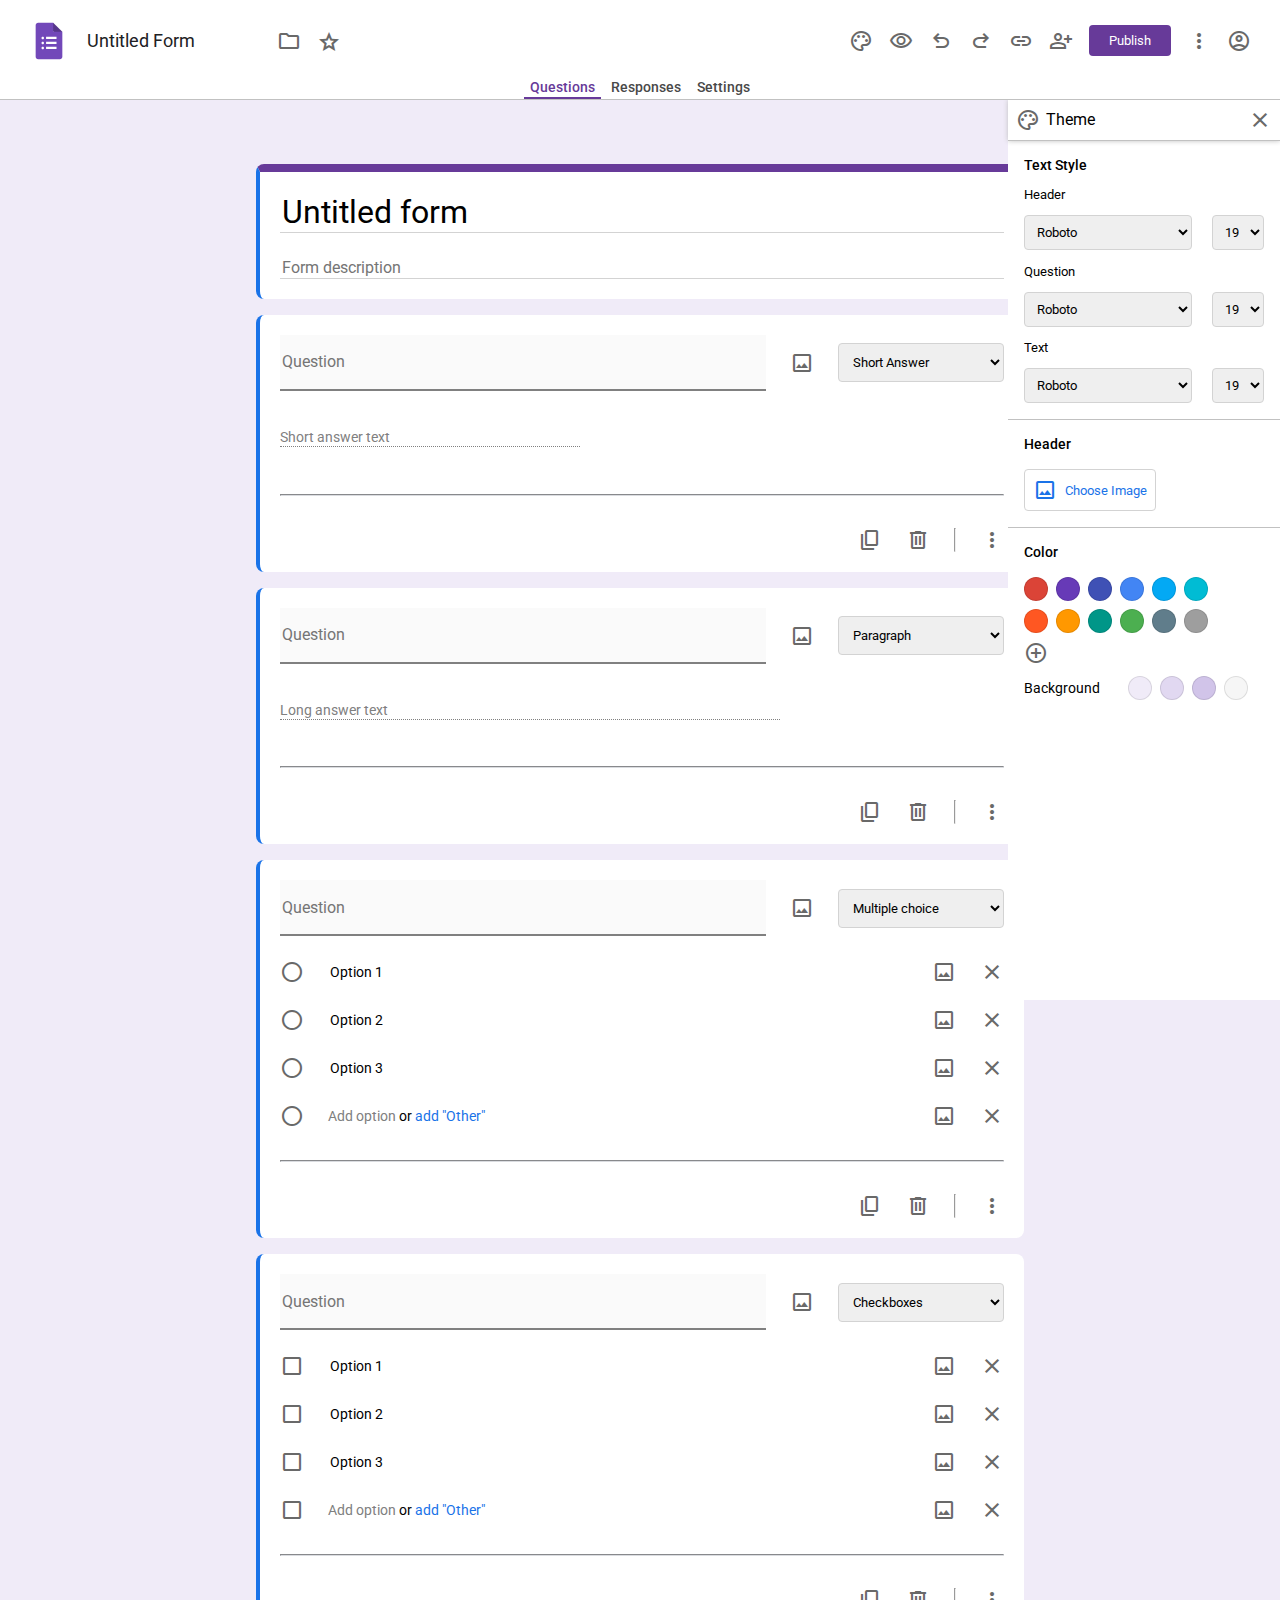
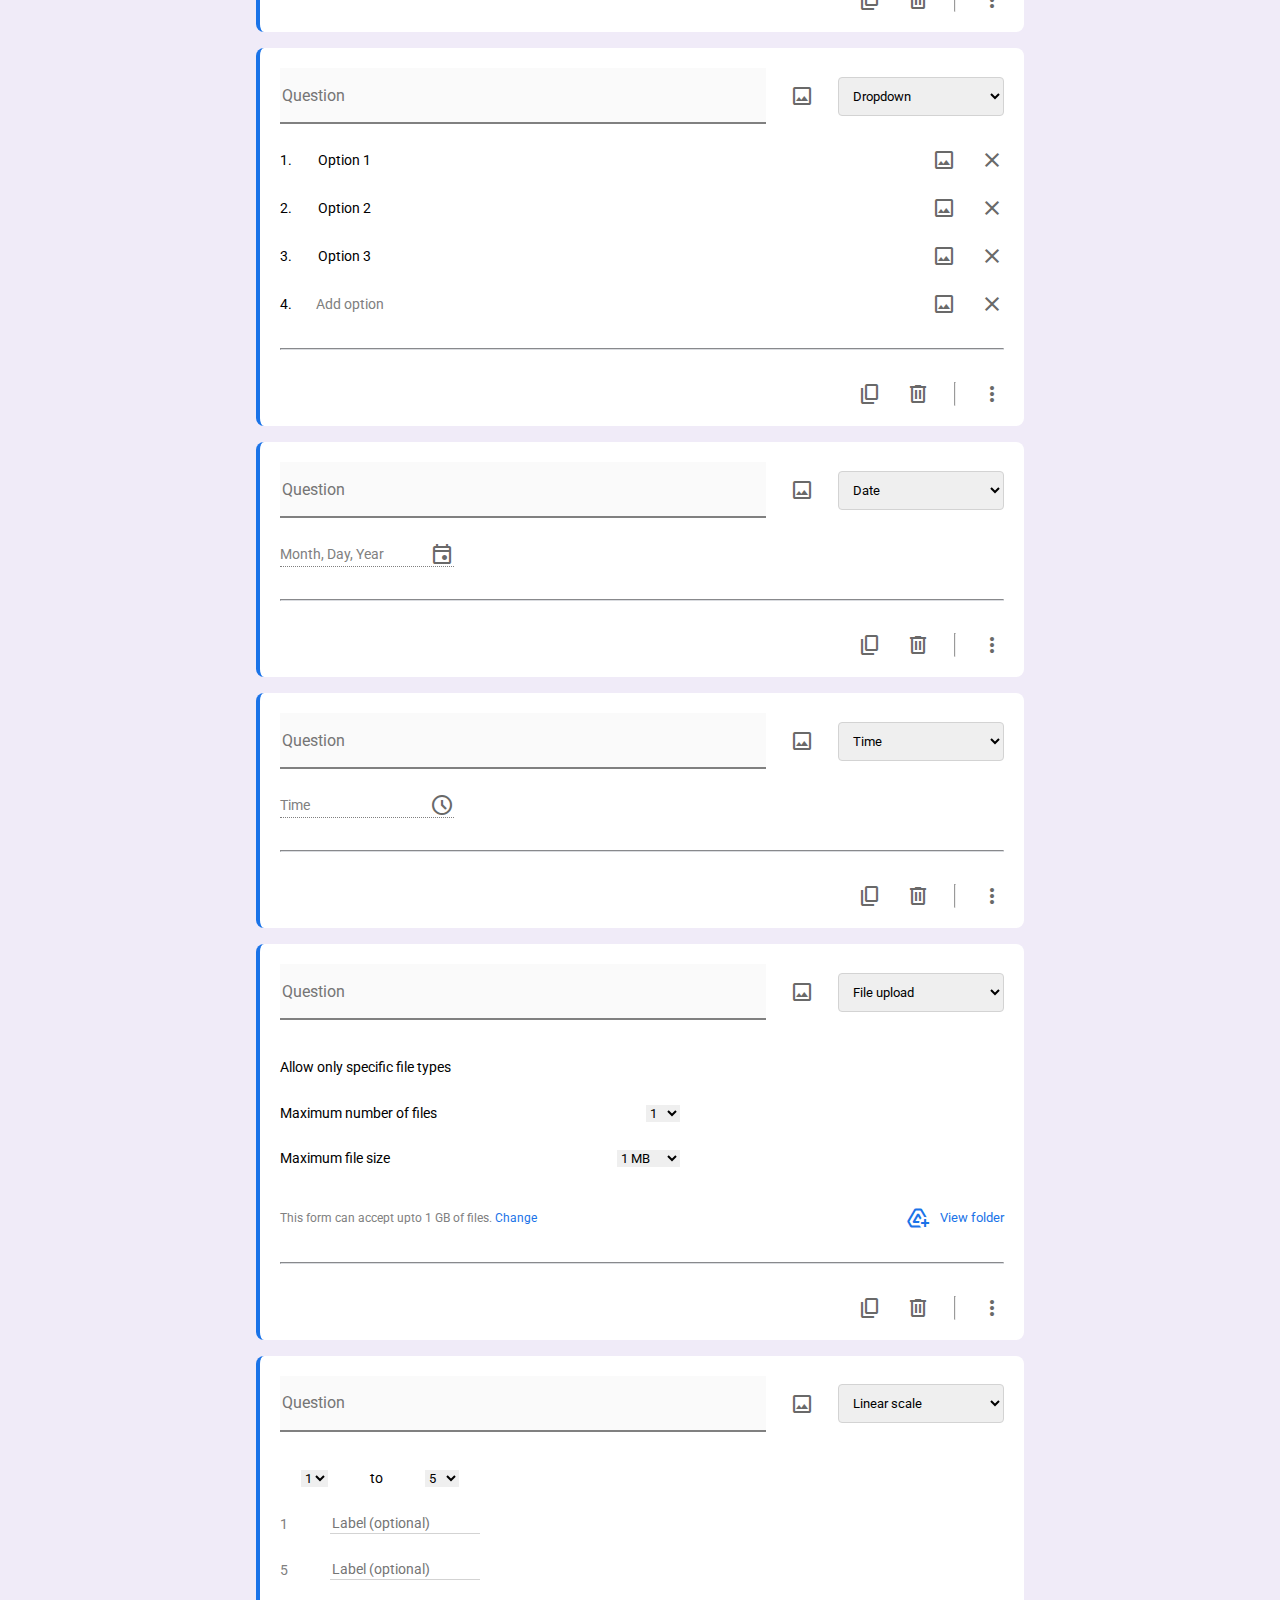
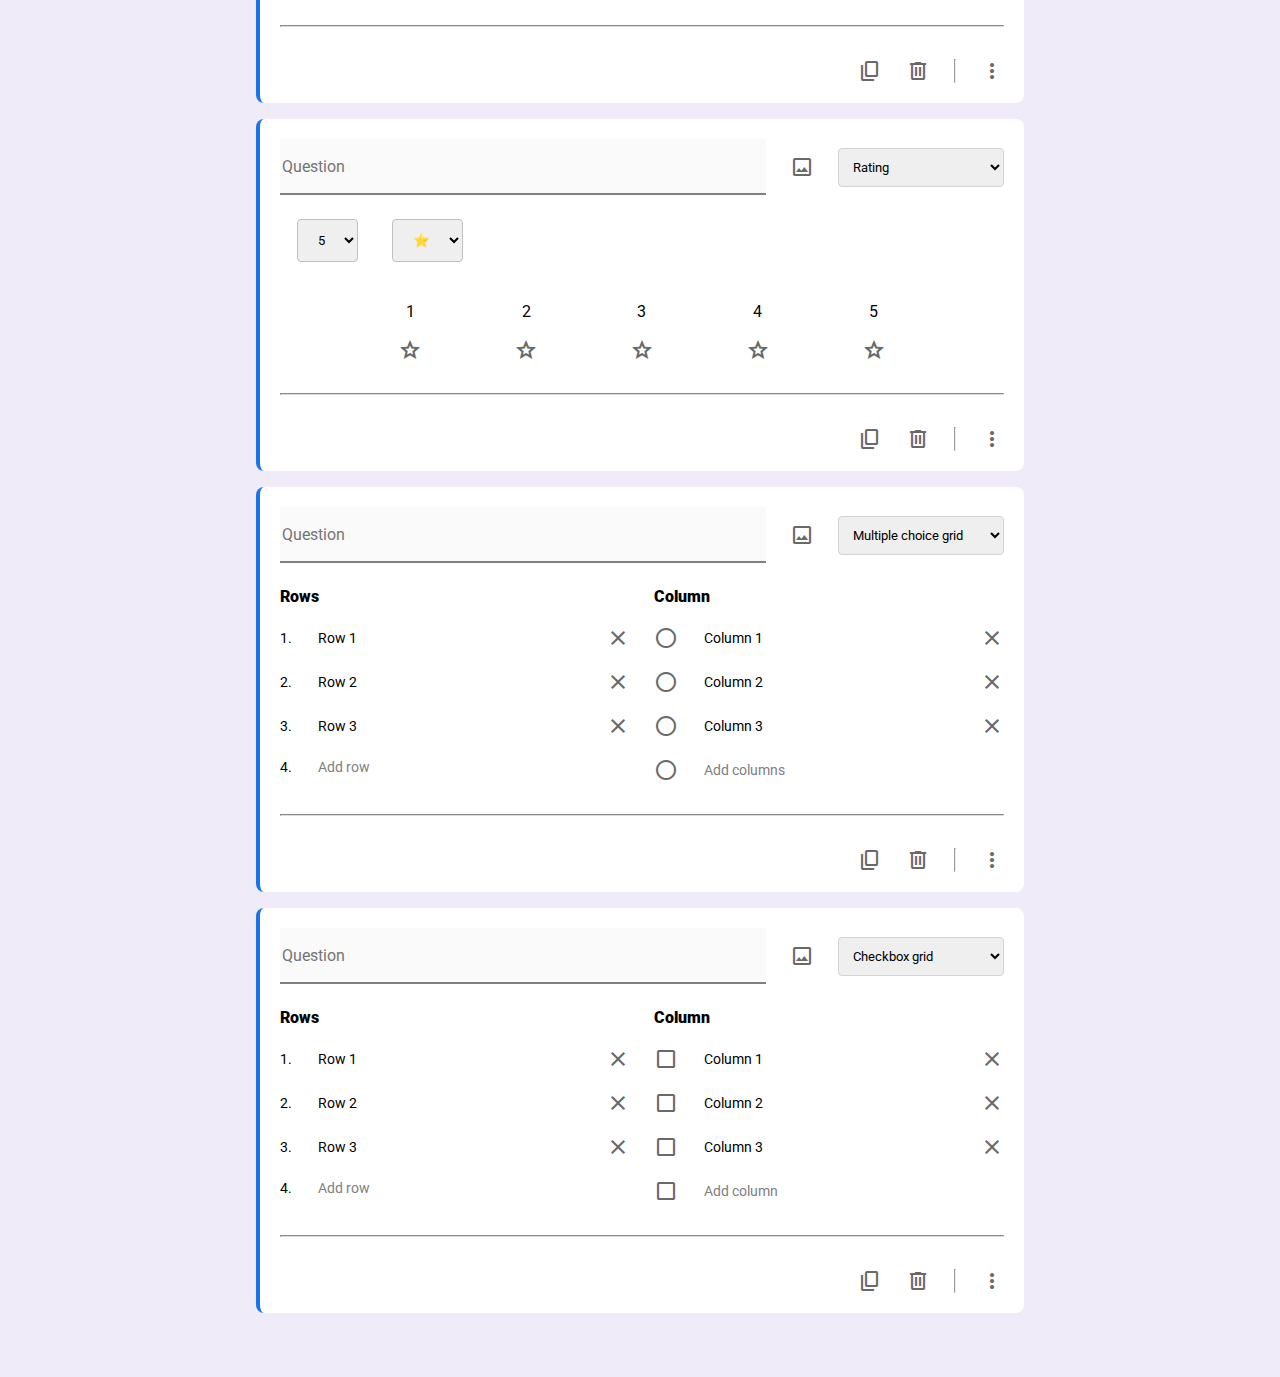
<file: index.html>
<!DOCTYPE html>
<html lang="en">
<head>
    <meta charset="UTF-8">
    <meta name="viewport" content="width=device-width, initial-scale=1.0">
    <title>Google Forms</title>
    <link rel = 'stylesheet' href="style.css">
    <link href="https://fonts.googleapis.com/css2?family=Material+Symbols+Outlined" rel="stylesheet" />
    <link rel="preconnect" href="https://fonts.googleapis.com">
    <link rel="preconnect" href="https://fonts.gstatic.com" crossorigin>
    <link href="https://fonts.googleapis.com/css2?family=Roboto:ital,wght@0,100..900;1,100..900&display=swap" rel="stylesheet">
</head>
<body>
    <div class = 'navbar'>
        <div class = 'upper-navbar'>
            <div class = 'upper-navbar-left'>
                <img src = 'icons/forms-icon.svg' style="height: 2.5rem;">
                <input type="text" class = 'title-textbox' value="Untitled Form">
                <span class="material-symbols-outlined">folder</span>
                <span class="material-symbols-outlined">star</span>
            </div>
            <div class = 'upper-navbar-right'>
                <span class="material-symbols-outlined" id = 'palette-button'>palette</span>
                <span class="material-symbols-outlined">visibility</span>
                <span class="material-symbols-outlined">undo</span>
                <span class="material-symbols-outlined">redo</span>
                <span class="material-symbols-outlined">link</span>
                <span class="material-symbols-outlined">person_add</span>
                <button class = 'publish-button'>Publish</button>
                <span class="material-symbols-outlined">more_vert</span>
                <span class="material-symbols-outlined">account_circle</span>
            </div>
        </div>
        <div class = 'lower-navbar'>
            <button class = 'lower-navbar-button lower-navbar-button-selected'>Questions</button>
            <button class = 'lower-navbar-button'>Responses</button>
            <button class = 'lower-navbar-button'>Settings</button>
        </div>
    </div>
    <div class = 'theme-palette-sidebar'>
        <div class = 'theme-palette-sidebar-header'>
            <div class = 'theme-palette-sidebar-header-left'>
                <span class = 'material-symbols-outlined'>palette</span>
                <span>Theme</span>
            </div>
            <span class = 'material-symbols-outlined' id = 'close-palette-button'>close</span>
        </div>
        <div class = 'theme-palette-sidebar-section-1'>
            <h5>Text Style</h5>
            <div class = 'theme-palette-sidebar-section-1-subsection'>
                <p>Header</p>
                <div>
                    <select style="flex-basis: 70%;">
                        <option> Roboto </option>
                        <option>Times new roman</option>
                        <option> Lora </option>
                        <option> Impact </option>
                        <option> Comfortaa </option>
                    </select>
                    <select style="flex-basis: 20%;">
                        <option>19</option>
                        <option>20</option>
                        <option>21</option>
                        <option>22</option>
                        <option>23</option>
                        <option>24</option>
                    </select>
                </div>
            </div>
            <div class = 'theme-palette-sidebar-section-1-subsection'>
                <p>Question</p>
                <div>
                    <select style="flex-basis: 70%;">
                        <option> Roboto </option>
                        <option>Times new roman</option>
                        <option> Lora </option>
                        <option> Impact </option>
                        <option> Comfortaa </option>
                    </select>
                    <select style="flex-basis: 20%;">
                        <option>19</option>
                        <option>20</option>
                        <option>21</option>
                        <option>22</option>
                        <option>23</option>
                        <option>24</option>
                    </select>
                </div>
            </div>
            <div class = 'theme-palette-sidebar-section-1-subsection'>
                <p>Text</p>
                <div>
                    <select style="flex-basis: 70%;">
                        <option> Roboto </option>
                        <option>Times new roman</option>
                        <option> Lora </option>
                        <option> Impact </option>
                        <option> Comfortaa </option>
                    </select>
                    <select style="flex-basis: 20%;">
                        <option>19</option>
                        <option>20</option>
                        <option>21</option>
                        <option>22</option>
                        <option>23</option>
                        <option>24</option>
                    </select>
                </div>
            </div>
        </div>
        <div class = 'theme-palette-sidebar-section-2'>
            <h5>Header</h5>
            <button class = 'theme-palette-siebar-choose-image-button'><span class = 'material-symbols-outlined' style="color: rgb(26, 115, 232);">image</span><span>Choose Image</span></button>
        </div>
        <div class = 'theme-palette-sidebar-section-3'>
            <h5>Color</h5>
            <div class="theme-palette-sidebar-color-grid">
                <div style="background-color: #db4437;"></div>
                <div style="background-color: #673ab7;"></div>
                <div style="background-color: #3f51b5;"></div>
                <div style="background-color: #4285f4;"></div>
                <div style="background-color: #03a9f4;"></div>
                <div style="background-color: #00bcd4;"></div>
                <div style="background-color: #ff5722;"></div>
                <div style="background-color: #ff9800;"></div>
                <div style="background-color: #009688;"></div>
                <div style="background-color: #4caf50;"></div>
                <div style="background-color: #607d8b;"></div>
                <div style="background-color: #9e9e9e;"></div>
                <span class ='material-symbols-outlined' >add_circle</span>
              </div>
              <div class='theme-palette-sidebar-section-3-subsection'>
                <p>Background</p>
                <div>
                    <div style="background-color: #F0ebf8;"></div>
                    <div style="background-color: #e1d8f1;"></div>
                    <div style="background-color: #d1c4e9;"></div>
                    <div style="background-color: #f6f6f6;"></div>
                  </div>
              </div>
        </div>
    </div>
    <div class = 'form-questionnaire-area'>
        <div class = 'form-questionnaire-tab title-tab'>
            <input value="Untitled form" class = 'form-questionnaire-title-bar'>
            <input placeholder="Form description" class = 'form-questionnaire-description-bar'>
        </div>
        <div class="form-questionnaire-tab">
            <div class = 'form-questionnaire-question-bar-container'>
                <input class="form-questionnaire-question-bar" placeholder="Question">
                <span class="material-symbols-outlined">image</span>
                <select class="form-questionnaire-type-dropdown">
                    <option value='1'>Short Answer</option>
                </select>
            </div>
            <p class = 'form-questionnaire-short-answer-bar'>Short answer text</p>
            <hr style="height:0.1rem; width: 100%; border-color: rgb(218,220,224);">
            <div class="form-questionnaire-tab-footer">
                <span class="material-symbols-outlined">content_copy</span>
                <span class="material-symbols-outlined">delete</span>
                <hr style="height:1.5rem; width: 0.1rem; margin: 0;">
                <span class="material-symbols-outlined">more_vert</span>
            </div>
        </div>
        <div class="form-questionnaire-tab">
            <div class = 'form-questionnaire-question-bar-container'>
                <input class="form-questionnaire-question-bar" placeholder="Question">
                <span class="material-symbols-outlined">image</span>
                <select class="form-questionnaire-type-dropdown">
                    <option value='1'>Paragraph</option>
                </select>
            </div>
            <p class = 'form-questionnaire-long-answer-bar'>Long answer text</p>
            <hr style="height:.1rem; width: 100%; border-color: rgb(218,220,224);">
            <div class="form-questionnaire-tab-footer">
                <span class="material-symbols-outlined">content_copy</span>
                <span class="material-symbols-outlined">delete</span>
                <hr style="height:1.5rem; width: 0.1rem; margin: 0;">
                <span class="material-symbols-outlined">more_vert</span>
            </div>
        </div>
        <div class="form-questionnaire-tab">
            <div class = 'form-questionnaire-question-bar-container'>
                <input class="form-questionnaire-question-bar" placeholder="Question">
                <span class="material-symbols-outlined">image</span>
                <select class="form-questionnaire-type-dropdown">
                    <option value='1'>Multiple choice</option>
                </select>
            </div>
            <div class = 'form-questionnaire-option-container'>
                <span class="material-symbols-outlined">radio_button_unchecked</span>
                <input class = 'form-questionnaire-option-bar' value="Option 1">
                <span class="material-symbols-outlined">image</span>
                <span class="material-symbols-outlined">close</span>
            </div>
            <div class = 'form-questionnaire-option-container'>
                <span class="material-symbols-outlined">radio_button_unchecked</span>
                <input class = 'form-questionnaire-option-bar' value="Option 2">
                <span class="material-symbols-outlined">image</span>
                <span class="material-symbols-outlined">close</span>
            </div>
            <div class = 'form-questionnaire-option-container'>
                <span class="material-symbols-outlined">radio_button_unchecked</span>
                <input class = 'form-questionnaire-option-bar' value="Option 3">
                <span class="material-symbols-outlined">image</span>
                <span class="material-symbols-outlined">close</span>
            </div>
            <div class = 'form-questionnaire-option-container'>
                <span class="material-symbols-outlined">radio_button_unchecked</span>
                <p style="flex-grow: 1; margin: 0; font-size: 0.9rem"><span style="color: gray">Add option</span> or <span style="color: rgb(26, 115, 232)">add "Other"</span></p>
                <span class="material-symbols-outlined">image</span>
                <span class="material-symbols-outlined">close</span>
            </div>
            <hr style="height:0.1rem; width: 100%; border-color: rgb(218,220,224);">
            <div class="form-questionnaire-tab-footer">
                <span class="material-symbols-outlined">content_copy</span>
                <span class="material-symbols-outlined">delete</span>
                <hr style="height:1.5rem; width: 0.1rem; margin: 0;">
                <span class="material-symbols-outlined">more_vert</span>
            </div>
        </div>
        <div class="form-questionnaire-tab">
            <div class = 'form-questionnaire-question-bar-container'>
                <input class="form-questionnaire-question-bar" placeholder="Question">
                <span class="material-symbols-outlined">image</span>
                <select class="form-questionnaire-type-dropdown">
                    <option value='1'>Checkboxes</option>
                </select>
            </div>
            <div class = 'form-questionnaire-option-container'>
                <span class="material-symbols-outlined">check_box_outline_blank</span>
                <input class = 'form-questionnaire-option-bar' value="Option 1">
                <span class="material-symbols-outlined">image</span>
                <span class="material-symbols-outlined">close</span>
            </div>
            <div class = 'form-questionnaire-option-container'>
                <span class="material-symbols-outlined">check_box_outline_blank</span>
                <input class = 'form-questionnaire-option-bar' value="Option 2">
                <span class="material-symbols-outlined">image</span>
                <span class="material-symbols-outlined">close</span>
            </div>
            <div class = 'form-questionnaire-option-container'>
                <span class="material-symbols-outlined">check_box_outline_blank</span>
                <input class = 'form-questionnaire-option-bar' value="Option 3">
                <span class="material-symbols-outlined">image</span>
                <span class="material-symbols-outlined">close</span>
            </div>
            <div class = 'form-questionnaire-option-container'>
                <span class="material-symbols-outlined">check_box_outline_blank</span>
                <p style="flex-grow: 1; margin: 0; font-size: 0.9rem"><span style="color: gray">Add option</span> or <span style="color: rgb(26, 115, 232)">add "Other"</span></p>
                <span class="material-symbols-outlined">image</span>
                <span class="material-symbols-outlined">close</span>
            </div>
            <hr style="height:0.1rem; width: 100%; border-color: rgb(218,220,224);">
            <div class="form-questionnaire-tab-footer">
                <span class="material-symbols-outlined">content_copy</span>
                <span class="material-symbols-outlined">delete</span>
                <hr style="height:1.5rem; width: 0.1rem; margin: 0;">
                <span class="material-symbols-outlined">more_vert</span>
            </div>
        </div>
        <div class="form-questionnaire-tab">
            <div class = 'form-questionnaire-question-bar-container'>
                <input class="form-questionnaire-question-bar" placeholder="Question">
                <span class="material-symbols-outlined">image</span>
                <select class="form-questionnaire-type-dropdown">
                    <option value='1'>Dropdown</option>
                </select>
            </div>
            <div class = 'form-questionnaire-option-container'>
                <p style="font-size: 0.9rem; margin: 0;">1.</p>
                <input class = 'form-questionnaire-option-bar' value="Option 1">
                <span class="material-symbols-outlined">image</span>
                <span class="material-symbols-outlined">close</span>
            </div>
            <div class = 'form-questionnaire-option-container'>
                <p style="font-size: 0.9rem; margin: 0;">2.</p>
                <input class = 'form-questionnaire-option-bar' value="Option 2">
                <span class="material-symbols-outlined">image</span>
                <span class="material-symbols-outlined">close</span>
            </div>
            <div class = 'form-questionnaire-option-container'>
                <p style="font-size: 0.9rem; margin: 0;">3.</p>
                <input class = 'form-questionnaire-option-bar' value="Option 3">
                <span class="material-symbols-outlined">image</span>
                <span class="material-symbols-outlined">close</span>
            </div>
            <div class = 'form-questionnaire-option-container'>
                <p style="font-size: 0.9rem; margin: 0;">4.</p>
                <p style="flex-grow: 1; margin: 0; font-size: 0.9rem;"><span style="color: gray">Add option</span></p>
                <span class="material-symbols-outlined">image</span>
                <span class="material-symbols-outlined">close</span>
            </div>
            <hr style="height:0.1rem; width: 100%; border-color: rgb(218,220,224);">
            <div class="form-questionnaire-tab-footer">
                <span class="material-symbols-outlined">content_copy</span>
                <span class="material-symbols-outlined">delete</span>
                <hr style="height:1.5rem; width: 0.1rem; margin: 0;">
                <span class="material-symbols-outlined">more_vert</span>
            </div>
        </div>
        <div class="form-questionnaire-tab">
            <div class = 'form-questionnaire-question-bar-container'>
                <input class="form-questionnaire-question-bar" placeholder="Question">
                <span class="material-symbols-outlined">image</span>
                <select class="form-questionnaire-type-dropdown">
                    <option value='1'>Date</option>
                </select>
            </div>
            <div class = 'form-questionnaire-date-container'>
                <p class = 'form-questionnaire-date-bar'>Month, Day, Year</p>
                <span class="material-symbols-outlined">event</span>
            </div>
            <hr style="height:0.1rem; width: 100%; border-color: rgb(218,220,224);">
            <div class="form-questionnaire-tab-footer">
                <span class="material-symbols-outlined">content_copy</span>
                <span class="material-symbols-outlined">delete</span>
                <hr style="height:1.5rem; width: 0.1rem; margin: 0;">
                <span class="material-symbols-outlined">more_vert</span>
            </div>
        </div>
        <div class="form-questionnaire-tab">
            <div class = 'form-questionnaire-question-bar-container'>
                <input class="form-questionnaire-question-bar" placeholder="Question">
                <span class="material-symbols-outlined">image</span>
                <select class="form-questionnaire-type-dropdown">
                    <option value='1'>Time</option>
                </select>
            </div>
            <div class = 'form-questionnaire-date-container'>
                <p class = 'form-questionnaire-date-bar'>Time</p>
                <span class="material-symbols-outlined">schedule</span>
            </div>
            <hr style="height:0.1rem; width: 100%; border-color: rgb(218,220,224);">
            <div class="form-questionnaire-tab-footer">
                <span class="material-symbols-outlined">content_copy</span>
                <span class="material-symbols-outlined">delete</span>
                <hr style="height:1.5rem; width: 0.1rem; margin: 0;">
                <span class="material-symbols-outlined">more_vert</span>
            </div>
        </div>
        <div class="form-questionnaire-tab">
            <div class = 'form-questionnaire-question-bar-container'>
                <input class="form-questionnaire-question-bar" placeholder="Question">
                <span class="material-symbols-outlined">image</span>
                <select class="form-questionnaire-type-dropdown">
                    <option value='1'>File upload</option>
                </select>
            </div>
            <div class = 'form-questionnaire-add-file-container'>
                <div class = 'form-questionnaire-add-file-inner-container'>
                    <p style="font-size: 0.9rem;">Allow only specific file types</p>
                </div>
                <div class = 'form-questionnaire-add-file-inner-container'>
                    <p style="font-size: 0.9rem;">Maximum number of files</p>
                    <select class="form-questionnaire-add-file-dropdown">
                        <option value='1'>1</option>
                        <option value='5'>5</option>
                        <option value='10'>10</option>
                      </select>
                </div>
                <div class = 'form-questionnaire-add-file-inner-container'>
                    <p style="font-size: 0.9rem;">Maximum file size</p>
                    <select class="form-questionnaire-add-file-dropdown">
                        <option value='1'>1 MB</option>
                        <option value='1'>10 MB</option>
                        <option value='1'>100 MB</option>
                        <option value='1'>1 GB</option>
                        <option value='1'>10 GB</option>
                      </select>
                </div>
            </div>
            <div class = 'form-questionnaire-add-file-container-2'>
                <p style="margin: 0; font-size: 0.75rem; color: gray;">This form can accept upto 1 GB of files. <span style="color:rgb(26, 115, 232);">Change</span></p>
                <div style="display: flex; align-items: center; gap: 0.625rem; color: rgb(26, 115, 232); font-size: 0.8rem;">
                    <span class = 'material-symbols-outlined' style="color: rgb(26, 115, 232);">Add_to_drive</span> 
                    <span>View folder</span>
                </div>  
            </div>
            <hr style="height:0.1rem; width: 100%; border-color: rgb(218,220,224);">
            <div class="form-questionnaire-tab-footer">
                <span class="material-symbols-outlined">content_copy</span>
                <span class="material-symbols-outlined">delete</span>
                <hr style="height:1.5rem; width: 0.1rem; margin: 0;">
                <span class="material-symbols-outlined">more_vert</span>
            </div>
        </div>
        <div class="form-questionnaire-tab">
            <div class = 'form-questionnaire-question-bar-container'>
                <input class="form-questionnaire-question-bar" placeholder="Question">
                <span class="material-symbols-outlined">image</span>
                <select class="form-questionnaire-type-dropdown">
                    <option value='1'>Linear scale</option>
                </select>
            </div>
            <div class = 'form-questionnaire-linear-scale-container'>
                <div class = 'form-questionnaire-linear-scale-inner-container-1'>
                    <select class="form-questionnaire-linear-scale-dropdown">
                        <option>1</option>
                        <option>2</option>
                        <option>3</option>
                        <option>4</option>
                    </select>
                    <p style="font-size: 0.9rem;">to</p>
                    <select class="form-questionnaire-linear-scale-dropdown">
                        <option>5</option>
                        <option>6</option>
                        <option>7</option>
                        <option>8</option>
                        <option>9</option>
                        <option>10</option>
                    </select>
                </div>
                <div class = 'form-questionnaire-linear-scale-inner-container-2'>
                    <p class = 'form-questionnaire-linear-scale-inner-label'>1</p>
                    <input type = 'text' class = 'form-questionnaire-linear-scale-inner-textbox' placeholder="Label (optional)">
                </div>
                <div class = 'form-questionnaire-linear-scale-inner-container-2'>
                    <p class = 'form-questionnaire-linear-scale-inner-label'>5</p>
                    <input type = 'text' class = 'form-questionnaire-linear-scale-inner-textbox' placeholder="Label (optional)">
                </div>
            </div>
            <hr style="height:0.1rem; width: 100%; border-color: rgb(218,220,224);">
            <div class="form-questionnaire-tab-footer">
                <span class="material-symbols-outlined">content_copy</span>
                <span class="material-symbols-outlined">delete</span>
                <hr style="height:1.5rem; width: 0.1rem; margin: 0;">
                <span class="material-symbols-outlined">more_vert</span>
            </div>
        </div>
        <div class="form-questionnaire-tab">
            <div class = 'form-questionnaire-question-bar-container'>
                <input class="form-questionnaire-question-bar" placeholder="Question">
                <span class="material-symbols-outlined">image</span>
                <select class="form-questionnaire-type-dropdown">
                    <option value='1'>Rating</option>
                </select>
            </div>
            <div class = 'form-questionnaire-linear-scale-container'>
                <div class = 'form-questionnaire-linear-scale-inner-container-1'>
                    <select class="form-questionnaire-rating-dropdown">
                        <option>5</option>
                        <option>1</option>
                        <option>2</option>
                        <option>3</option>
                        <option>4</option>
                    </select>
                    <select class="form-questionnaire-rating-dropdown">
                        <option>⭐</option>
                        <option>❤️</option>
                    </select>
                </div>
            </div>
            <div class = 'form-questionnaire-rating-container-2'>
                <div>
                    <p>1</p>
                    <p>2</p>
                    <p>3</p>
                    <p>4</p>
                    <p>5</p>
                </div>
                <div>
                    <span class="material-symbols-outlined">star</span>
                    <span class="material-symbols-outlined">star</span>
                    <span class="material-symbols-outlined">star</span>
                    <span class="material-symbols-outlined">star</span>
                    <span class="material-symbols-outlined">star</span>
                </div>
            </div>
            <hr style="height:0.1rem; width: 100%; border-color: rgb(218,220,224);">
            <div class="form-questionnaire-tab-footer">
                <span class="material-symbols-outlined">content_copy</span>
                <span class="material-symbols-outlined">delete</span>
                <hr style="height:1.5rem; width: 0.1rem; margin: 0;">
                <span class="material-symbols-outlined">more_vert</span>
            </div>
        </div>
        <div class="form-questionnaire-tab">
            <div class = 'form-questionnaire-question-bar-container'>
                <input class="form-questionnaire-question-bar" placeholder="Question">
                <span class="material-symbols-outlined">image</span>
                <select class="form-questionnaire-type-dropdown">
                    <option value='1'>Multiple choice grid</option>
                </select>
            </div>
            <div class = 'form-questionnaire-multiple-choice-grid'>
                <div class = 'form-questionnaire-multiple-choice-grid-inner'>
                    <p style="font-weight: 900; margin:0;">Rows</p>
                    <div class = 'form-questionnaire-option-container'>
                        <p style="font-size: 0.9rem; margin: 0;">1.</p>
                        <input class = 'form-questionnaire-option-bar' value="Row 1">
                        <span class="material-symbols-outlined">close</span>
                    </div>
                    <div class = 'form-questionnaire-option-container'>
                        <p style="font-size: 0.9rem; margin: 0;">2.</p>
                        <input class = 'form-questionnaire-option-bar' value="Row 2">
                        <span class="material-symbols-outlined">close</span>
                    </div>
                    <div class = 'form-questionnaire-option-container'>
                        <p style="font-size: 0.9rem; margin: 0;">3.</p>
                        <input class = 'form-questionnaire-option-bar' value="Row 3">
                        <span class="material-symbols-outlined">close</span>
                    </div>
                    <div class = 'form-questionnaire-option-container'>
                        <p style="font-size: 0.9rem; margin: 0;">4.</p>
                        <input class = 'form-questionnaire-option-bar' value="Add row" style="color: gray;">
                    </div>
                </div>
                <div class = 'form-questionnaire-multiple-choice-grid-inner'>
                    <p style="font-weight: 900; margin:0;">Column</p>
                    <div class = 'form-questionnaire-option-container'>
                        <span class="material-symbols-outlined">radio_button_unchecked</span>
                        <input class = 'form-questionnaire-option-bar' value="Column 1">
                        <span class="material-symbols-outlined">close</span>
                    </div>
                    <div class = 'form-questionnaire-option-container'>
                        <span class="material-symbols-outlined">radio_button_unchecked</span>
                        <input class = 'form-questionnaire-option-bar' value="Column 2">
                        <span class="material-symbols-outlined">close</span>
                    </div>
                    <div class = 'form-questionnaire-option-container'>
                        <span class="material-symbols-outlined">radio_button_unchecked</span>
                        <input class = 'form-questionnaire-option-bar' value="Column 3">
                        <span class="material-symbols-outlined">close</span>
                    </div>
                    <div class = 'form-questionnaire-option-container'>
                        <span class="material-symbols-outlined">radio_button_unchecked</span>
                        <input class = 'form-questionnaire-option-bar' value="Add columns" style="color: gray;">
                    </div>
                </div>
            </div>
            <hr style="height:0.1rem; width: 100%; border-color: rgb(218,220,224);">
            <div class="form-questionnaire-tab-footer">
                <span class="material-symbols-outlined">content_copy</span>
                <span class="material-symbols-outlined">delete</span>
                <hr style="height:1.5rem; width: 0.1rem; margin: 0;">
                <span class="material-symbols-outlined">more_vert</span>
            </div>
        </div>
        <div class="form-questionnaire-tab">
            <div class = 'form-questionnaire-question-bar-container'>
                <input class="form-questionnaire-question-bar" placeholder="Question">
                <span class="material-symbols-outlined">image</span>
                <select class="form-questionnaire-type-dropdown">
                    <option value='1'>Checkbox grid</option>
                </select>
            </div>
            <div class = 'form-questionnaire-multiple-choice-grid'>
                <div class = 'form-questionnaire-multiple-choice-grid-inner'>
                    <p style="font-weight: 900; margin:0;">Rows</p>
                    <div class = 'form-questionnaire-option-container'>
                        <p style="font-size: 0.9rem; margin: 0;">1.</p>
                        <input class = 'form-questionnaire-option-bar' value="Row 1">
                        <span class="material-symbols-outlined">close</span>
                    </div>
                    <div class = 'form-questionnaire-option-container'>
                        <p style="font-size: 0.9rem; margin: 0;">2.</p>
                        <input class = 'form-questionnaire-option-bar' value="Row 2">
                        <span class="material-symbols-outlined">close</span>
                    </div>
                    <div class = 'form-questionnaire-option-container'>
                        <p style="font-size: 0.9rem; margin: 0;">3.</p>
                        <input class = 'form-questionnaire-option-bar' value="Row 3">
                        <span class="material-symbols-outlined">close</span>
                    </div>
                    <div class = 'form-questionnaire-option-container'>
                        <p style="font-size: 0.9rem; margin: 0;">4.</p>
                        <input class = 'form-questionnaire-option-bar' value="Add row" style="color: gray;">
                    </div>
                </div>
                <div class = 'form-questionnaire-multiple-choice-grid-inner'>
                    <p style="font-weight: 900; margin:0;">Column</p>
                    <div class = 'form-questionnaire-option-container'>
                        <span class="material-symbols-outlined">check_box_outline_blank</span>
                        <input class = 'form-questionnaire-option-bar' value="Column 1">
                        <span class="material-symbols-outlined">close</span>
                    </div>
                    <div class = 'form-questionnaire-option-container'>
                        <span class="material-symbols-outlined">check_box_outline_blank</span>
                        <input class = 'form-questionnaire-option-bar' value="Column 2">
                        <span class="material-symbols-outlined">close</span>
                    </div>
                    <div class = 'form-questionnaire-option-container'>
                        <span class="material-symbols-outlined">check_box_outline_blank</span>
                        <input class = 'form-questionnaire-option-bar' value="Column 3">
                        <span class="material-symbols-outlined">close</span>
                    </div>
                    <div class = 'form-questionnaire-option-container'>
                        <span class="material-symbols-outlined">check_box_outline_blank</span>
                        <input class = 'form-questionnaire-option-bar' value="Add column" style="color:gray">
                    </div>
                </div>
            </div>
            <hr style="height:0.1rem; width: 100%; border-color: rgb(218,220,224);">
            <div class="form-questionnaire-tab-footer">
                <span class="material-symbols-outlined">content_copy</span>
                <span class="material-symbols-outlined">delete</span>
                <hr style="height:1.5rem; width: 0.1rem; margin: 0;">
                <span class="material-symbols-outlined">more_vert</span>
            </div>
        </div>
    </div>
</body> 
</html>

<script>
    const paletteButton = document.querySelector('#palette-button');
    const closePaletteButton = document.querySelector('#close-palette-button');
    const themePaletteSidebar = document.querySelector('.theme-palette-sidebar');

    paletteButton.addEventListener('click', () => {
      themePaletteSidebar.style.display = 'block';
    });
  
    closePaletteButton.addEventListener('click', () => {
      themePaletteSidebar.style.display = 'none';
    });
  </script>
</file>
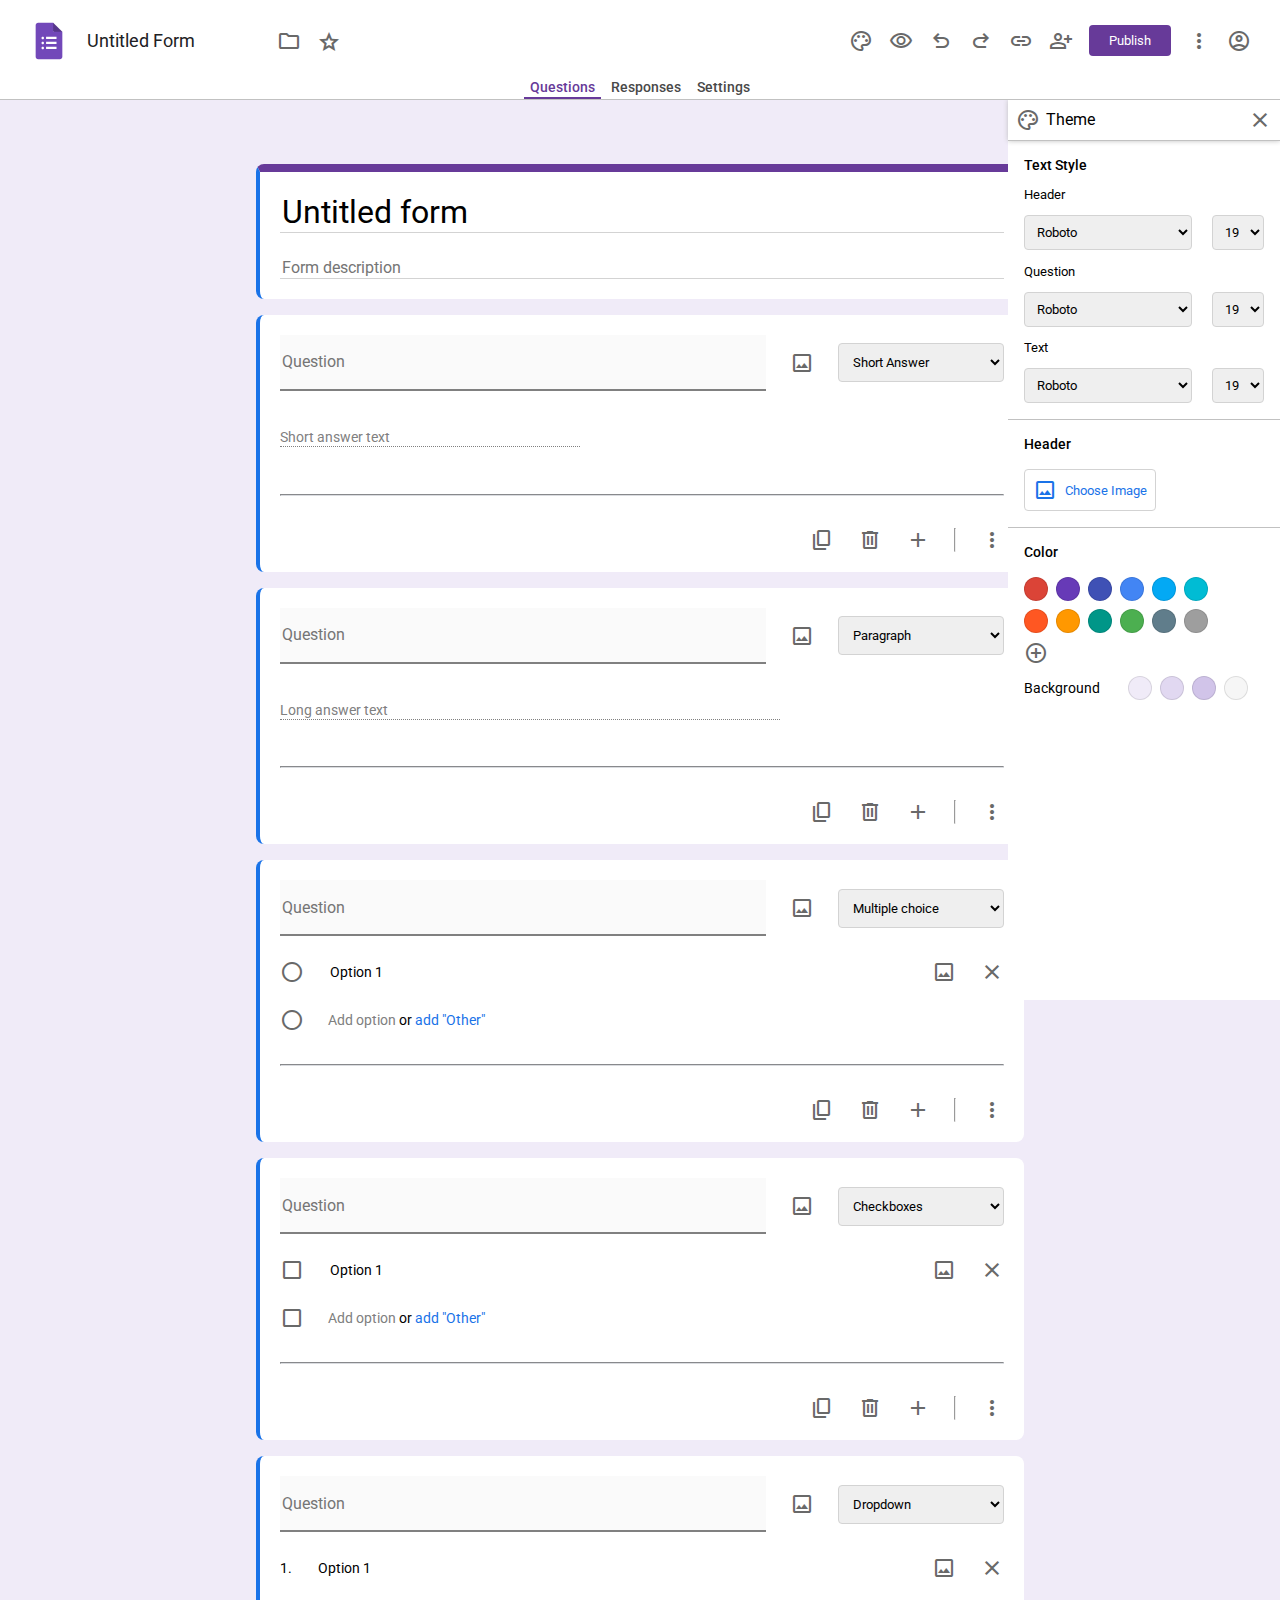
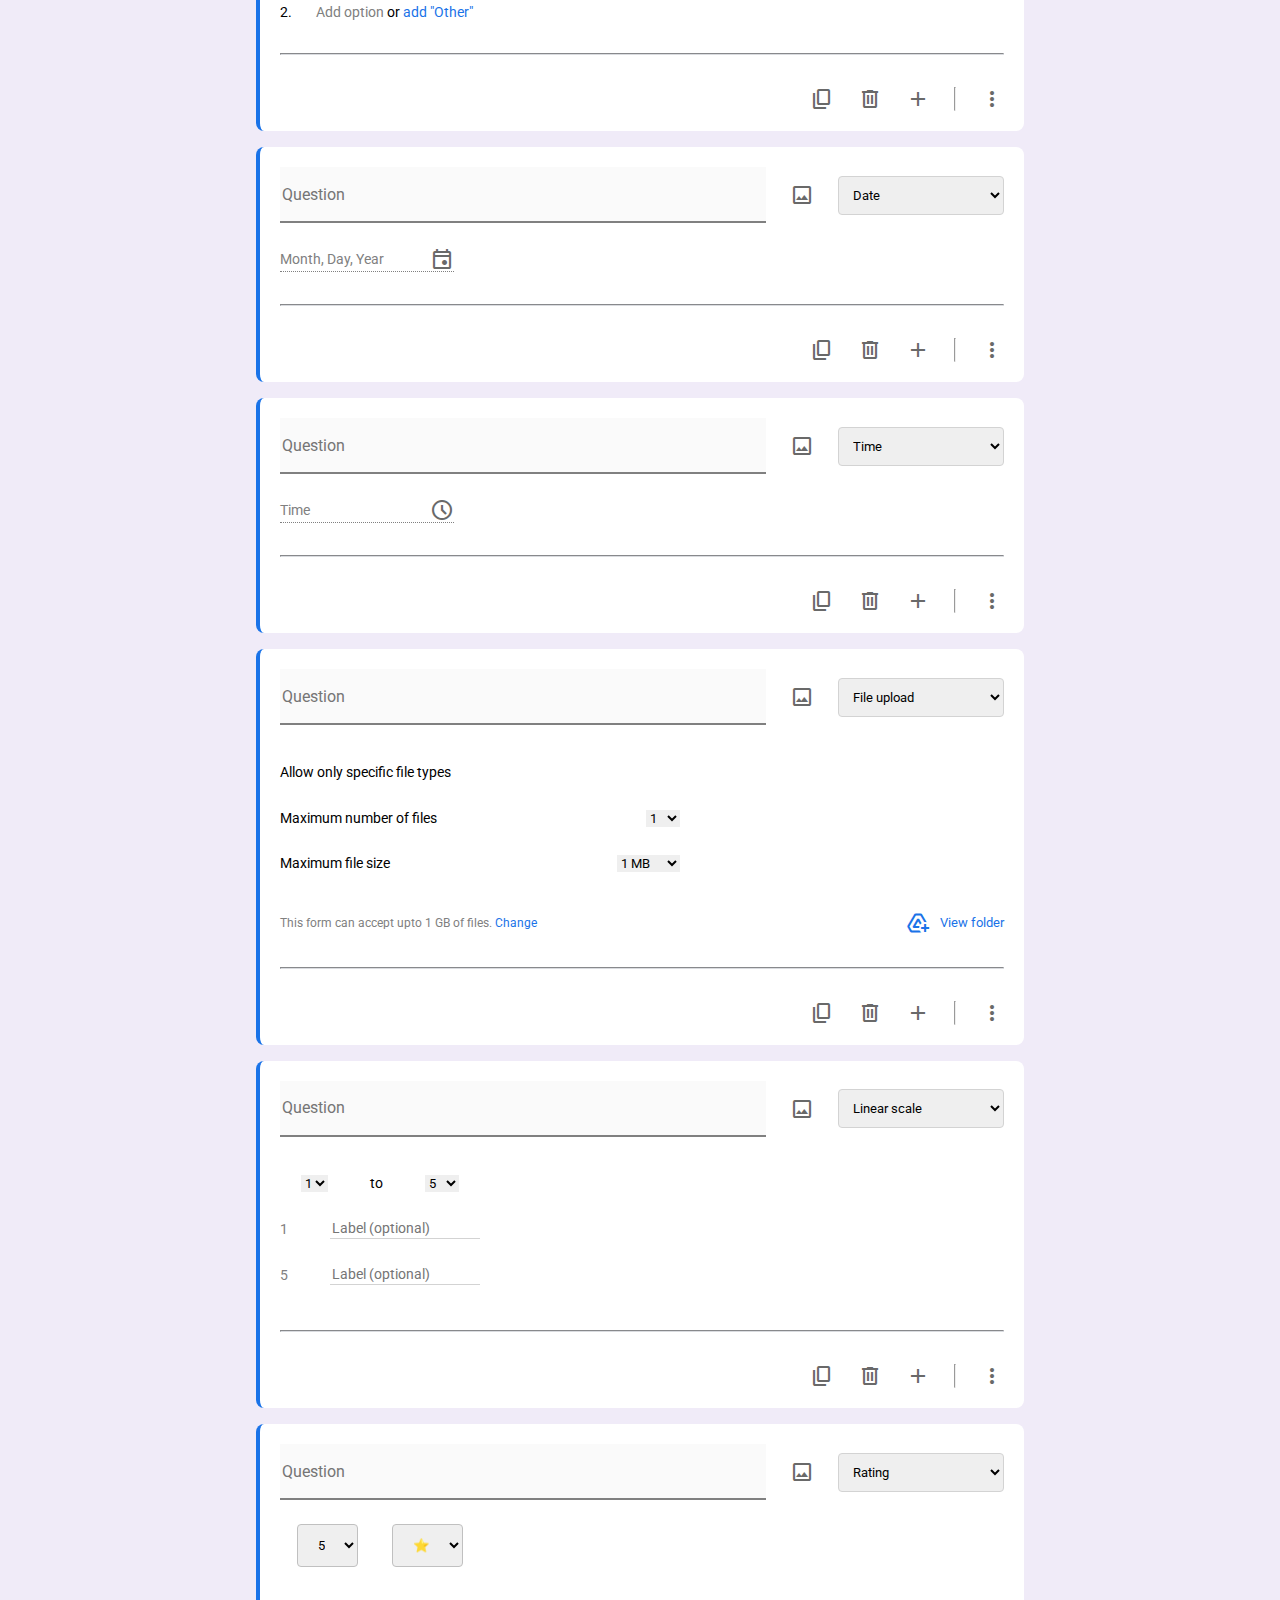
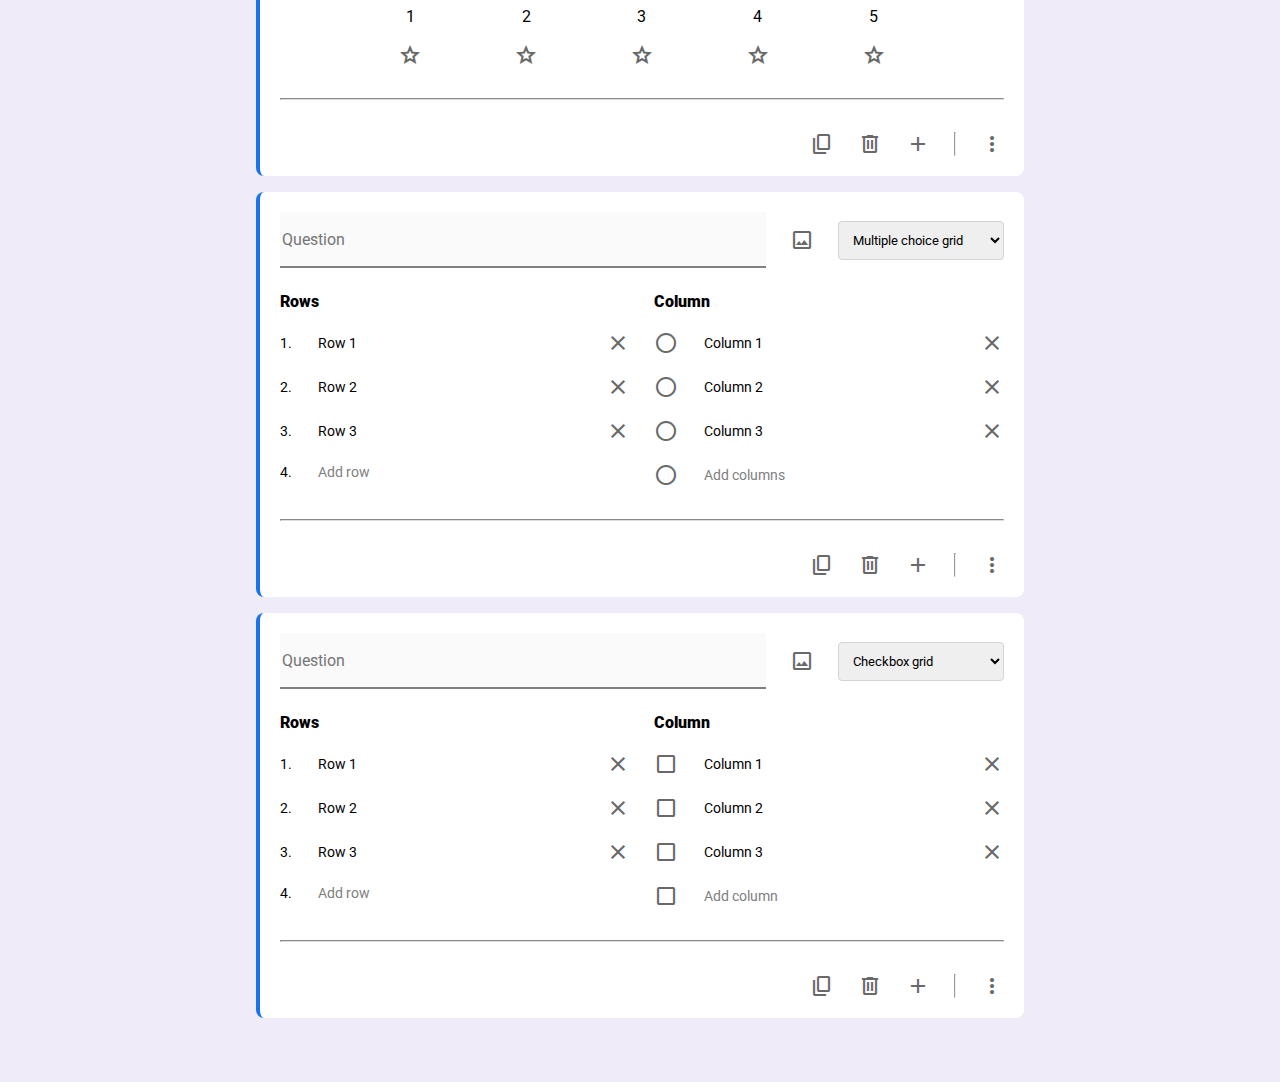
<file: form-editor-page.html>
<!DOCTYPE html>
<html lang="en">
<head>
    <meta charset="UTF-8">
    <meta name="viewport" content="width=device-width, initial-scale=1.0">
    <title>Google Forms</title>
    <link rel = 'stylesheet' href="editor-style.css">
    <link href="https://fonts.googleapis.com/css2?family=Material+Symbols+Outlined" rel="stylesheet" />
    <link rel="preconnect" href="https://fonts.googleapis.com">
    <link rel="preconnect" href="https://fonts.gstatic.com" crossorigin>
    <link href="https://fonts.googleapis.com/css2?family=Roboto:ital,wght@0,100..900;1,100..900&display=swap" rel="stylesheet">
</head>
<body>
    <div class = 'navbar'>
        <div class = 'upper-navbar'>
            <div class = 'upper-navbar-left'>
                <img src = 'icons/forms-icon.svg' style="height: 2.5rem;">
                <input type="text" class = 'title-textbox' value="Untitled Form">
                <span class="material-symbols-outlined">folder</span>
                <span class="material-symbols-outlined">star</span>
            </div>
            <div class = 'upper-navbar-right'>
                <span class="material-symbols-outlined" id = 'palette-button'>palette</span>
                <span class="material-symbols-outlined">visibility</span>
                <span class="material-symbols-outlined">undo</span>
                <span class="material-symbols-outlined">redo</span>
                <span class="material-symbols-outlined">link</span>
                <span class="material-symbols-outlined">person_add</span>
                <button class = 'publish-button'>Publish</button>
                <span class="material-symbols-outlined">more_vert</span>
                <span class="material-symbols-outlined">account_circle</span>
            </div>
        </div>
        <div class = 'lower-navbar'>
            <button class = 'lower-navbar-button lower-navbar-button-selected'>Questions</button>
            <button class = 'lower-navbar-button'>Responses</button>
            <button class = 'lower-navbar-button'>Settings</button>
        </div>
    </div>
    <div class = 'theme-palette-sidebar'>
        <div class = 'theme-palette-sidebar-header'>
            <div class = 'theme-palette-sidebar-header-left'>
                <span class = 'material-symbols-outlined'>palette</span>
                <span>Theme</span>
            </div>
            <span class = 'material-symbols-outlined' id = 'close-palette-button'>close</span>
        </div>
        <div class = 'theme-palette-sidebar-section-1'>
            <h5>Text Style</h5>
            <div class = 'theme-palette-sidebar-section-1-subsection'>
                <p>Header</p>
                <div>
                    <select style="flex-basis: 70%;">
                        <option> Roboto </option>
                        <option>Times new roman</option>
                        <option> Lora </option>
                        <option> Impact </option>
                        <option> Comfortaa </option>
                    </select>
                    <select style="flex-basis: 20%;">
                        <option>19</option>
                        <option>20</option>
                        <option>21</option>
                        <option>22</option>
                        <option>23</option>
                        <option>24</option>
                    </select>
                </div>
            </div>
            <div class = 'theme-palette-sidebar-section-1-subsection'>
                <p>Question</p>
                <div>
                    <select style="flex-basis: 70%;">
                        <option> Roboto </option>
                        <option>Times new roman</option>
                        <option> Lora </option>
                        <option> Impact </option>
                        <option> Comfortaa </option>
                    </select>
                    <select style="flex-basis: 20%;">
                        <option>19</option>
                        <option>20</option>
                        <option>21</option>
                        <option>22</option>
                        <option>23</option>
                        <option>24</option>
                    </select>
                </div>
            </div>
            <div class = 'theme-palette-sidebar-section-1-subsection'>
                <p>Text</p>
                <div>
                    <select style="flex-basis: 70%;">
                        <option> Roboto </option>
                        <option>Times new roman</option>
                        <option> Lora </option>
                        <option> Impact </option>
                        <option> Comfortaa </option>
                    </select>
                    <select style="flex-basis: 20%;">
                        <option>19</option>
                        <option>20</option>
                        <option>21</option>
                        <option>22</option>
                        <option>23</option>
                        <option>24</option>
                    </select>
                </div>
            </div>
        </div>
        <div class = 'theme-palette-sidebar-section-2'>
            <h5>Header</h5>
            <button class = 'theme-palette-siebar-choose-image-button'><span class = 'material-symbols-outlined' style="color: rgb(26, 115, 232);">image</span><span>Choose Image</span></button>
        </div>
        <div class = 'theme-palette-sidebar-section-3'>
            <h5>Color</h5>
            <div class="theme-palette-sidebar-color-grid">
                <div style="background-color: #db4437;"></div>
                <div style="background-color: #673ab7;"></div>
                <div style="background-color: #3f51b5;"></div>
                <div style="background-color: #4285f4;"></div>
                <div style="background-color: #03a9f4;"></div>
                <div style="background-color: #00bcd4;"></div>
                <div style="background-color: #ff5722;"></div>
                <div style="background-color: #ff9800;"></div>
                <div style="background-color: #009688;"></div>
                <div style="background-color: #4caf50;"></div>
                <div style="background-color: #607d8b;"></div>
                <div style="background-color: #9e9e9e;"></div>
                <span class ='material-symbols-outlined' >add_circle</span>
              </div>
              <div class='theme-palette-sidebar-section-3-subsection'>
                <p>Background</p>
                <div class = 'background-options-container'>
                    <div style="background-color: #F0ebf8;"></div>
                    <div style="background-color: #e1d8f1;"></div>
                    <div style="background-color: #d1c4e9;"></div>
                    <div style="background-color: #f6f6f6;"></div>
                  </div>
              </div>
        </div>
    </div>
    <div class = 'form-questionnaire-area'>
        <div class = 'form-questionnaire-tab title-tab'>
            <input value="Untitled form" class = 'form-questionnaire-title-bar'>
            <input placeholder="Form description" class = 'form-questionnaire-description-bar'>
        </div>
        <div class="form-questionnaire-tab">
            <div class = 'form-questionnaire-question-bar-container'>
                <input class="form-questionnaire-question-bar" placeholder="Question">
                <span class="material-symbols-outlined">image</span>
                <select class="form-questionnaire-type-dropdown">
                    <option value='1'>Short Answer</option>
                </select>
            </div>
            <p class = 'form-questionnaire-short-answer-bar'>Short answer text</p>
            <hr style="height:0.1rem; width: 100%; border-color: rgb(218,220,224);">
            <div class="form-questionnaire-tab-footer">
                <span class="material-symbols-outlined">content_copy</span>
                <span class="material-symbols-outlined">delete</span>
                <span class="material-symbols-outlined">add</span>
                <hr style="height:1.5rem; width: 0.1rem; margin: 0;">
                <span class="material-symbols-outlined">more_vert</span>
            </div>
        </div>
        <div class="form-questionnaire-tab">
            <div class = 'form-questionnaire-question-bar-container'>
                <input class="form-questionnaire-question-bar" placeholder="Question">
                <span class="material-symbols-outlined">image</span>
                <select class="form-questionnaire-type-dropdown">
                    <option value='1'>Paragraph</option>
                </select>
            </div>
            <p class = 'form-questionnaire-long-answer-bar'>Long answer text</p>
            <hr style="height:.1rem; width: 100%; border-color: rgb(218,220,224);">
            <div class="form-questionnaire-tab-footer">
                <span class="material-symbols-outlined">content_copy</span>
                <span class="material-symbols-outlined">delete</span>
                <span class="material-symbols-outlined">add</span>
                <hr style="height:1.5rem; width: 0.1rem; margin: 0;">
                <span class="material-symbols-outlined">more_vert</span>
            </div>
        </div>
        <div class="form-questionnaire-tab">
            <div class = 'form-questionnaire-question-bar-container'>
                <input class="form-questionnaire-question-bar" placeholder="Question">
                <span class="material-symbols-outlined">image</span>
                <select class="form-questionnaire-type-dropdown">
                    <option value='1'>Multiple choice</option>
                </select>
            </div>
            <div class = 'form-questionnaire-option-container'>
                <span class="material-symbols-outlined">radio_button_unchecked</span>
                <input class = 'form-questionnaire-option-bar' value="Option 1">
                <span class="material-symbols-outlined">image</span>
                <span class="material-symbols-outlined remove-option">close</span>
            </div>
            <div class = 'form-questionnaire-option-container'>
                <span class="material-symbols-outlined">radio_button_unchecked</span>
                <p style="flex-grow: 1; margin: 0; font-size: 0.9rem">
                    <span style="color: gray; cursor: pointer;" class="add-option">Add option</span>
                    or <span style="color: rgb(26, 115, 232); cursor: pointer;">add "Other"</span>
                </p>
            </div>
            <hr style="height:0.1rem; width: 100%; border-color: rgb(218,220,224);">
            <div class="form-questionnaire-tab-footer">
                <span class="material-symbols-outlined">content_copy</span>
                <span class="material-symbols-outlined">delete</span>
                <span class="material-symbols-outlined">add</span>
                <hr style="height:1.5rem; width: 0.1rem; margin: 0;">
                <span class="material-symbols-outlined">more_vert</span>
            </div>
        </div>
        <div class="form-questionnaire-tab">
            <div class = 'form-questionnaire-question-bar-container'>
                <input class="form-questionnaire-question-bar" placeholder="Question">
                <span class="material-symbols-outlined">image</span>
                <select class="form-questionnaire-type-dropdown">
                    <option value='1'>Checkboxes</option>
                </select>
            </div>
            <div class = 'form-questionnaire-option-container'>
                <span class="material-symbols-outlined">check_box_outline_blank</span>
                <input class = 'form-questionnaire-option-bar' value="Option 1">
                <span class="material-symbols-outlined">image</span>
                <span class="material-symbols-outlined remove-option">close</span>
            </div>
            <div class = 'form-questionnaire-option-container'>
                <span class="material-symbols-outlined">check_box_outline_blank</span>
                <p style="flex-grow: 1; margin: 0; font-size: 0.9rem">
                    <span style="color: gray; cursor: pointer;" class="add-option">Add option</span>
                    or <span style="color: rgb(26, 115, 232); cursor: pointer;">add "Other"</span>
                </p>
            </div>
            <hr style="height:0.1rem; width: 100%; border-color: rgb(218,220,224);">
            <div class="form-questionnaire-tab-footer">
                <span class="material-symbols-outlined">content_copy</span>
                <span class="material-symbols-outlined">delete</span>
                <span class="material-symbols-outlined">add</span>
                <hr style="height:1.5rem; width: 0.1rem; margin: 0;">
                <span class="material-symbols-outlined">more_vert</span>
            </div>
        </div>
        <div class="form-questionnaire-tab">
            <div class = 'form-questionnaire-question-bar-container'>
                <input class="form-questionnaire-question-bar" placeholder="Question">
                <span class="material-symbols-outlined">image</span>
                <select class="form-questionnaire-type-dropdown">
                    <option value='1'>Dropdown</option>
                </select>
            </div>
            <div class = 'form-questionnaire-option-container'>
                <p style="font-size: 0.9rem; margin: 0;">1.</p>
                <input class = 'form-questionnaire-option-bar' value="Option 1">
                <span class="material-symbols-outlined">image</span>
                <span class="material-symbols-outlined remove-option">close</span>
            </div>
            <div class = 'form-questionnaire-option-container'>
                <p style="font-size: 0.9rem; margin: 0;">2.</p>
                <p style="flex-grow: 1; margin: 0; font-size: 0.9rem">
                    <span style="color: gray; cursor: pointer;" class="add-option">Add option</span>
                    or <span style="color: rgb(26, 115, 232); cursor: pointer;">add "Other"</span>
                  </p>
            </div>
            <hr style="height:0.1rem; width: 100%; border-color: rgb(218,220,224);">
            <div class="form-questionnaire-tab-footer">
                <span class="material-symbols-outlined">content_copy</span>
                <span class="material-symbols-outlined">delete</span>
                <span class="material-symbols-outlined">add</span>
                <hr style="height:1.5rem; width: 0.1rem; margin: 0;">
                <span class="material-symbols-outlined">more_vert</span>
            </div>
        </div>
        <div class="form-questionnaire-tab">
            <div class = 'form-questionnaire-question-bar-container'>
                <input class="form-questionnaire-question-bar" placeholder="Question">
                <span class="material-symbols-outlined">image</span>
                <select class="form-questionnaire-type-dropdown">
                    <option value='1'>Date</option>
                </select>
            </div>
            <div class = 'form-questionnaire-date-container'>
                <p class = 'form-questionnaire-date-bar'>Month, Day, Year</p>
                <span class="material-symbols-outlined">event</span>
            </div>
            <hr style="height:0.1rem; width: 100%; border-color: rgb(218,220,224);">
            <div class="form-questionnaire-tab-footer">
                <span class="material-symbols-outlined">content_copy</span>
                <span class="material-symbols-outlined">delete</span>
                <span class="material-symbols-outlined">add</span>
                <hr style="height:1.5rem; width: 0.1rem; margin: 0;">
                <span class="material-symbols-outlined">more_vert</span>
            </div>
        </div>
        <div class="form-questionnaire-tab">
            <div class = 'form-questionnaire-question-bar-container'>
                <input class="form-questionnaire-question-bar" placeholder="Question">
                <span class="material-symbols-outlined">image</span>
                <select class="form-questionnaire-type-dropdown">
                    <option value='1'>Time</option>
                </select>
            </div>
            <div class = 'form-questionnaire-date-container'>
                <p class = 'form-questionnaire-date-bar'>Time</p>
                <span class="material-symbols-outlined">schedule</span>
            </div>
            <hr style="height:0.1rem; width: 100%; border-color: rgb(218,220,224);">
            <div class="form-questionnaire-tab-footer">
                <span class="material-symbols-outlined">content_copy</span>
                <span class="material-symbols-outlined">delete</span>
                <span class="material-symbols-outlined">add</span>
                <hr style="height:1.5rem; width: 0.1rem; margin: 0;">
                <span class="material-symbols-outlined">more_vert</span>
            </div>
        </div>
        <div class="form-questionnaire-tab">
            <div class = 'form-questionnaire-question-bar-container'>
                <input class="form-questionnaire-question-bar" placeholder="Question">
                <span class="material-symbols-outlined">image</span>
                <select class="form-questionnaire-type-dropdown">
                    <option value='1'>File upload</option>
                </select>
            </div>
            <div class = 'form-questionnaire-add-file-container'>
                <div class = 'form-questionnaire-add-file-inner-container'>
                    <p style="font-size: 0.9rem;">Allow only specific file types</p>
                </div>
                <div class = 'form-questionnaire-add-file-inner-container'>
                    <p style="font-size: 0.9rem;">Maximum number of files</p>
                    <select class="form-questionnaire-add-file-dropdown">
                        <option value='1'>1</option>
                        <option value='5'>5</option>
                        <option value='10'>10</option>
                      </select>
                </div>
                <div class = 'form-questionnaire-add-file-inner-container'>
                    <p style="font-size: 0.9rem;">Maximum file size</p>
                    <select class="form-questionnaire-add-file-dropdown">
                        <option value='1'>1 MB</option>
                        <option value='1'>10 MB</option>
                        <option value='1'>100 MB</option>
                        <option value='1'>1 GB</option>
                        <option value='1'>10 GB</option>
					</select>
                </div>
            </div>
            <div class = 'form-questionnaire-add-file-container-2'>
                <p style="margin: 0; font-size: 0.75rem; color: gray;">This form can accept upto 1 GB of files. <span style="color:rgb(26, 115, 232);">Change</span></p>
                <div style="display: flex; align-items: center; gap: 0.625rem; color: rgb(26, 115, 232); font-size: 0.8rem;">
                    <span class = 'material-symbols-outlined' style="color: rgb(26, 115, 232);">Add_to_drive</span> 
                    <span>View folder</span>
                </div>  
            </div>
            <hr style="height:0.1rem; width: 100%; border-color: rgb(218,220,224);">
            <div class="form-questionnaire-tab-footer">
                <span class="material-symbols-outlined">content_copy</span>
                <span class="material-symbols-outlined">delete</span>
                <span class="material-symbols-outlined">add</span>
                <hr style="height:1.5rem; width: 0.1rem; margin: 0;">
                <span class="material-symbols-outlined">more_vert</span>
            </div>
        </div>
        <div class="form-questionnaire-tab">
            <div class = 'form-questionnaire-question-bar-container'>
                <input class="form-questionnaire-question-bar" placeholder="Question">
                <span class="material-symbols-outlined">image</span>
                <select class="form-questionnaire-type-dropdown">
                    <option value='1'>Linear scale</option>
                </select>
            </div>
            <div class = 'form-questionnaire-linear-scale-container'>
                <div class = 'form-questionnaire-linear-scale-inner-container-1'>
                    <select class="form-questionnaire-linear-scale-dropdown">
                        <option>1</option>
                        <option>2</option>
                        <option>3</option>
                        <option>4</option>
                    </select>
                    <p style="font-size: 0.9rem;">to</p>
                    <select class="form-questionnaire-linear-scale-dropdown">
                        <option>5</option>
                        <option>6</option>
                        <option>7</option>
                        <option>8</option>
                        <option>9</option>
                        <option>10</option>
                    </select>
                </div>
                <div class = 'form-questionnaire-linear-scale-inner-container-2'>
                    <p class = 'form-questionnaire-linear-scale-inner-label'>1</p>
                    <input type = 'text' class = 'form-questionnaire-linear-scale-inner-textbox' placeholder="Label (optional)">
                </div>
                <div class = 'form-questionnaire-linear-scale-inner-container-2'>
                    <p class = 'form-questionnaire-linear-scale-inner-label'>5</p>
                    <input type = 'text' class = 'form-questionnaire-linear-scale-inner-textbox' placeholder="Label (optional)">
                </div>
            </div>
            <hr style="height:0.1rem; width: 100%; border-color: rgb(218,220,224);">
            <div class="form-questionnaire-tab-footer">
                <span class="material-symbols-outlined">content_copy</span>
                <span class="material-symbols-outlined">delete</span>
                <span class="material-symbols-outlined">add</span>
                <hr style="height:1.5rem; width: 0.1rem; margin: 0;">
                <span class="material-symbols-outlined">more_vert</span>
            </div>
        </div>
        <div class="form-questionnaire-tab">
            <div class = 'form-questionnaire-question-bar-container'>
                <input class="form-questionnaire-question-bar" placeholder="Question">
                <span class="material-symbols-outlined">image</span>
                <select class="form-questionnaire-type-dropdown">
                    <option value='1'>Rating</option>
                </select>
            </div>
            <div class = 'form-questionnaire-linear-scale-container'>
                <div class = 'form-questionnaire-linear-scale-inner-container-1'>
                    <select class="form-questionnaire-rating-dropdown">
                        <option>5</option>
                        <option>1</option>
                        <option>2</option>
                        <option>3</option>
                        <option>4</option>
                    </select>
                    <select class="form-questionnaire-rating-dropdown">
                        <option>⭐</option>
                        <option>❤️</option>
                    </select>
                </div>
            </div>
            <div class = 'form-questionnaire-rating-container-2'>
                <div>
                    <p>1</p>
                    <p>2</p>
                    <p>3</p>
                    <p>4</p>
                    <p>5</p>
                </div>
                <div>
                    <span class="material-symbols-outlined">star</span>
                    <span class="material-symbols-outlined">star</span>
                    <span class="material-symbols-outlined">star</span>
                    <span class="material-symbols-outlined">star</span>
                    <span class="material-symbols-outlined">star</span>
                </div>
            </div>
            <hr style="height:0.1rem; width: 100%; border-color: rgb(218,220,224);">
            <div class="form-questionnaire-tab-footer">
                <span class="material-symbols-outlined">content_copy</span>
                <span class="material-symbols-outlined">delete</span>
                <span class="material-symbols-outlined">add</span>
                <hr style="height:1.5rem; width: 0.1rem; margin: 0;">
                <span class="material-symbols-outlined">more_vert</span>
            </div>
        </div>
        <div class="form-questionnaire-tab">
            <div class = 'form-questionnaire-question-bar-container'>
                <input class="form-questionnaire-question-bar" placeholder="Question">
                <span class="material-symbols-outlined">image</span>
                <select class="form-questionnaire-type-dropdown">
                    <option value='1'>Multiple choice grid</option>
                </select>
            </div>
            <div class = 'form-questionnaire-multiple-choice-grid'>
                <div class = 'form-questionnaire-multiple-choice-grid-inner'>
                    <p style="font-weight: 900; margin:0;">Rows</p>
                    <div class = 'form-questionnaire-option-container'>
                        <p style="font-size: 0.9rem; margin: 0;">1.</p>
                        <input class = 'form-questionnaire-option-bar' value="Row 1">
                        <span class="material-symbols-outlined">close</span>
                    </div>
                    <div class = 'form-questionnaire-option-container'>
                        <p style="font-size: 0.9rem; margin: 0;">2.</p>
                        <input class = 'form-questionnaire-option-bar' value="Row 2">
                        <span class="material-symbols-outlined">close</span>
                    </div>
                    <div class = 'form-questionnaire-option-container'>
                        <p style="font-size: 0.9rem; margin: 0;">3.</p>
                        <input class = 'form-questionnaire-option-bar' value="Row 3">
                        <span class="material-symbols-outlined">close</span>
                    </div>
                    <div class = 'form-questionnaire-option-container'>
                        <p style="font-size: 0.9rem; margin: 0;">4.</p>
                        <input class = 'form-questionnaire-option-bar' value="Add row" style="color: gray;">
                    </div>
                </div>
                <div class = 'form-questionnaire-multiple-choice-grid-inner'>
                    <p style="font-weight: 900; margin:0;">Column</p>
                    <div class = 'form-questionnaire-option-container'>
                        <span class="material-symbols-outlined">radio_button_unchecked</span>
                        <input class = 'form-questionnaire-option-bar' value="Column 1">
                        <span class="material-symbols-outlined">close</span>
                    </div>
                    <div class = 'form-questionnaire-option-container'>
                        <span class="material-symbols-outlined">radio_button_unchecked</span>
                        <input class = 'form-questionnaire-option-bar' value="Column 2">
                        <span class="material-symbols-outlined">close</span>
                    </div>
                    <div class = 'form-questionnaire-option-container'>
                        <span class="material-symbols-outlined">radio_button_unchecked</span>
                        <input class = 'form-questionnaire-option-bar' value="Column 3">
                        <span class="material-symbols-outlined">close</span>
                    </div>
                    <div class = 'form-questionnaire-option-container'>
                        <span class="material-symbols-outlined">radio_button_unchecked</span>
                        <input class = 'form-questionnaire-option-bar' value="Add columns" style="color: gray;">
                    </div>
                </div>
            </div>
            <hr style="height:0.1rem; width: 100%; border-color: rgb(218,220,224);">
            <div class="form-questionnaire-tab-footer">
                <span class="material-symbols-outlined">content_copy</span>
                <span class="material-symbols-outlined">delete</span>
                <span class="material-symbols-outlined">add</span>
                <hr style="height:1.5rem; width: 0.1rem; margin: 0;">
                <span class="material-symbols-outlined">more_vert</span>
            </div>
        </div>
        <div class="form-questionnaire-tab">
            <div class = 'form-questionnaire-question-bar-container'>
                <input class="form-questionnaire-question-bar" placeholder="Question">
                <span class="material-symbols-outlined">image</span>
                <select class="form-questionnaire-type-dropdown">
                    <option value='1'>Checkbox grid</option>
                </select>
            </div>
            <div class = 'form-questionnaire-multiple-choice-grid'>
                <div class = 'form-questionnaire-multiple-choice-grid-inner'>
                    <p style="font-weight: 900; margin:0;">Rows</p>
                    <div class = 'form-questionnaire-option-container'>
                        <p style="font-size: 0.9rem; margin: 0;">1.</p>
                        <input class = 'form-questionnaire-option-bar' value="Row 1">
                        <span class="material-symbols-outlined">close</span>
                    </div>
                    <div class = 'form-questionnaire-option-container'>
                        <p style="font-size: 0.9rem; margin: 0;">2.</p>
                        <input class = 'form-questionnaire-option-bar' value="Row 2">
                        <span class="material-symbols-outlined">close</span>
                    </div>
                    <div class = 'form-questionnaire-option-container'>
                        <p style="font-size: 0.9rem; margin: 0;">3.</p>
                        <input class = 'form-questionnaire-option-bar' value="Row 3">
                        <span class="material-symbols-outlined">close</span>
                    </div>
                    <div class = 'form-questionnaire-option-container'>
                        <p style="font-size: 0.9rem; margin: 0;">4.</p>
                        <input class = 'form-questionnaire-option-bar' value="Add row" style="color: gray;">
                    </div>
                </div>
                <div class = 'form-questionnaire-multiple-choice-grid-inner'>
                    <p style="font-weight: 900; margin:0;">Column</p>
                    <div class = 'form-questionnaire-option-container'>
                        <span class="material-symbols-outlined">check_box_outline_blank</span>
                        <input class = 'form-questionnaire-option-bar' value="Column 1">
                        <span class="material-symbols-outlined">close</span>
                    </div>
                    <div class = 'form-questionnaire-option-container'>
                        <span class="material-symbols-outlined">check_box_outline_blank</span>
                        <input class = 'form-questionnaire-option-bar' value="Column 2">
                        <span class="material-symbols-outlined">close</span>
                    </div>
                    <div class = 'form-questionnaire-option-container'>
                        <span class="material-symbols-outlined">check_box_outline_blank</span>
                        <input class = 'form-questionnaire-option-bar' value="Column 3">
                        <span class="material-symbols-outlined">close</span>
                    </div>
                    <div class = 'form-questionnaire-option-container'>
                        <span class="material-symbols-outlined">check_box_outline_blank</span>
                        <input class = 'form-questionnaire-option-bar' value="Add column" style="color:gray">
                    </div>
                </div>
            </div>
            <hr style="height:0.1rem; width: 100%; border-color: rgb(218,220,224);">
            <div class="form-questionnaire-tab-footer">
                <span class="material-symbols-outlined">content_copy</span>
                <span class="material-symbols-outlined">delete</span>
                <span class="material-symbols-outlined">add</span>
                <hr style="height:1.5rem; width: 0.1rem; margin: 0;">
                <span class="material-symbols-outlined">more_vert</span>
            </div>
        </div>
    </div>
</body> 
</html>

<script src="form-editor.js"></script>
</file>
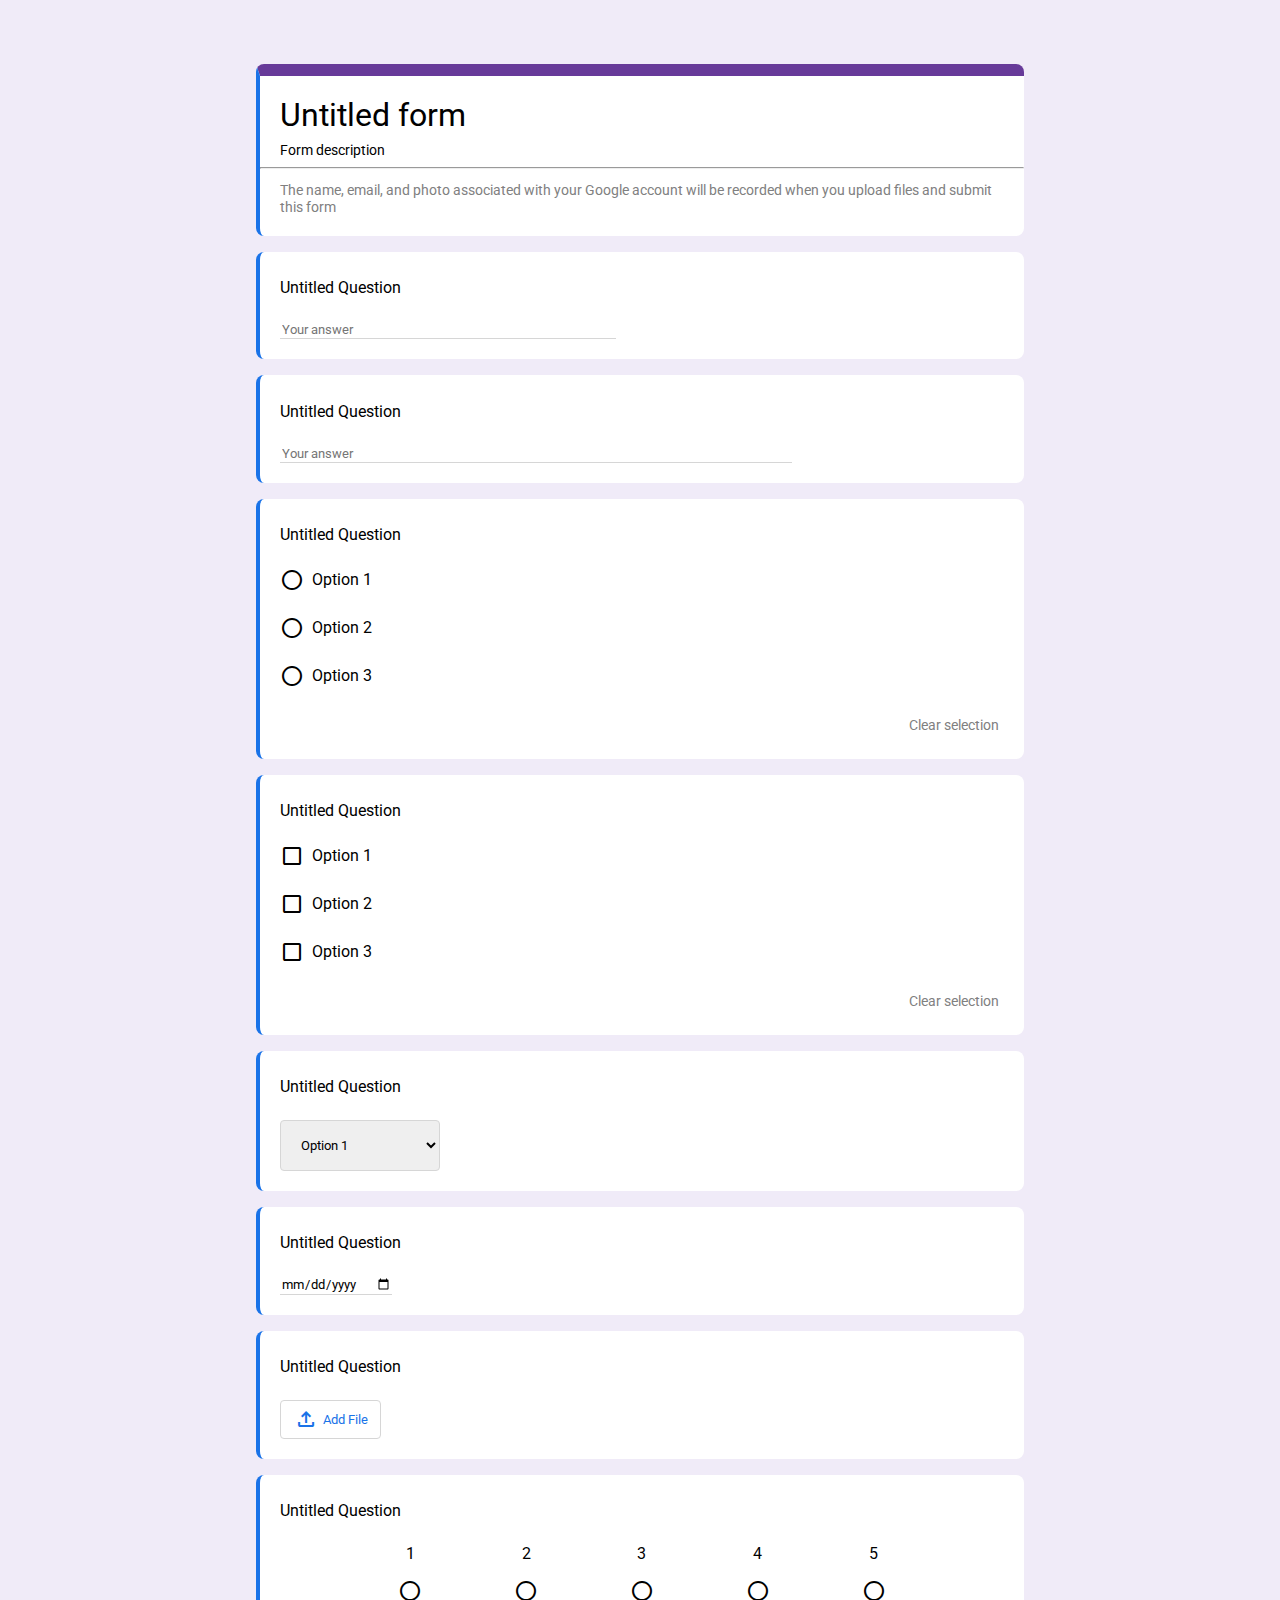
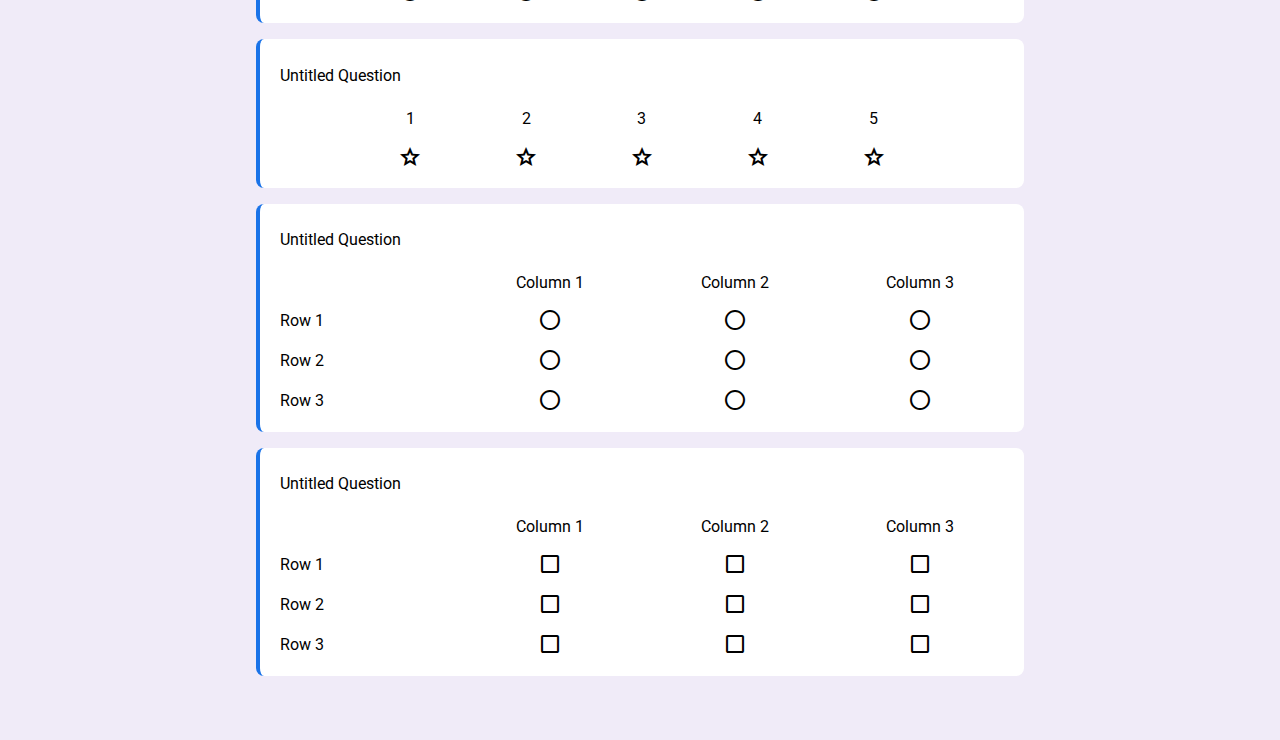
<file: form-published.html>
<!DOCTYPE html>
<html lang="en">
<head>
    <meta charset="UTF-8">
    <meta name="viewport" content="width=device-width, initial-scale=1.0">
    <title>Google Forms</title>
    <link rel = 'stylesheet' href="published-style.css">
    <link href="https://fonts.googleapis.com/css2?family=Material+Symbols+Outlined" rel="stylesheet" />
    <link rel="preconnect" href="https://fonts.googleapis.com">
    <link rel="preconnect" href="https://fonts.gstatic.com" crossorigin>
    <link href="https://fonts.googleapis.com/css2?family=Roboto:ital,wght@0,100..900;1,100..900&display=swap" rel="stylesheet">
</head>
<body>
    <div class = 'form-questionnaire-area'>
        <div class = 'form-title-tab'>
            <p class = 'form-title'>Untitled form</p>
            <p class = 'form-description'>Form description</p>
            <hr/>
            <p class = 'form-disclaimer'>The name, email, and photo associated with your Google account will be recorded when you upload files and submit this form</p>
        </div>
        <div class="form-questionnaire-tab">
            <div class = 'form-questionnaire-question-bar-container'>
                <p class = 'question-statement'>Untitled Question</p>
            </div>
            <input type = 'text' class = 'form-questionnaire-short-answer-bar' placeholder="Your answer"/>
        </div>
        <div class="form-questionnaire-tab">
            <div class = 'form-questionnaire-question-bar-container'>
                <p class = 'question-statement'>Untitled Question</p>
            </div>
            <input type = 'text' class = 'form-questionnaire-long-answer-bar' placeholder="Your answer"/>
        </div>
        <div class="form-questionnaire-tab">
            <div class = 'form-questionnaire-question-bar-container'>
                <p class = 'question-statement'>Untitled Question</p>
            </div>
            <div class = 'form-questionnaire-option-container'>
                <span class="material-symbols-outlined">radio_button_unchecked</span>
                <label class = 'form-questionnaire-option-label'>Option 1</label>
            </div>
            <div class = 'form-questionnaire-option-container'>
                <span class="material-symbols-outlined">radio_button_unchecked</span>
                <label class = 'form-questionnaire-option-label'>Option 2</label>
            </div>
            <div class = 'form-questionnaire-option-container'>
                <span class="material-symbols-outlined">radio_button_unchecked</span>
                <label class = 'form-questionnaire-option-label'>Option 3</label>
            </div>
            <button class = 'clear-selection-button'>Clear selection</button>
        </div>
        <div class="form-questionnaire-tab">
            <div class = 'form-questionnaire-question-bar-container'>
                <p class = 'question-statement'>Untitled Question</p>
            </div>
            <div class = 'form-questionnaire-option-container'>
                <span class="material-symbols-outlined">check_box_outline_blank</span>
                <label class = 'form-questionnaire-option-label'>Option 1</label>
            </div>
            <div class = 'form-questionnaire-option-container'>
                <span class="material-symbols-outlined">check_box_outline_blank</span>
                <label class = 'form-questionnaire-option-label'>Option 2</label>
            </div>
            <div class = 'form-questionnaire-option-container'>
                <span class="material-symbols-outlined">check_box_outline_blank</span>
                <label class = 'form-questionnaire-option-label'>Option 3</label>
            </div>
            <button class = 'clear-selection-button'>Clear selection</button>
        </div>
        <div class="form-questionnaire-tab">
            <div class = 'form-questionnaire-question-bar-container'>
                <p class = 'question-statement'>Untitled Question</p>
            </div>
            <select class = 'form-questionnaire-dropdown'>
                <option>Option 1</option>
                <option>Option 2</option>
                <option>Option 3</option>
            </select>
        </div>
        <div class="form-questionnaire-tab">
            <div class = 'form-questionnaire-question-bar-container'>
                <p class = 'question-statement'>Untitled Question</p>
            </div>
            <input type="date" class = 'form-questionnaire-input-date'>
        </div>
        <div class="form-questionnaire-tab">
            <div class = 'form-questionnaire-question-bar-container'>
                <p class = 'question-statement'>Untitled Question</p>
            </div>
            <button class = 'form-questionnaire-add-file-button'>
                <span class = 'material-symbols-outlined'>upload</span>
                <label>Add File</label>
            </button>
        </div>
        <div class="form-questionnaire-tab">
            <div class = 'form-questionnaire-question-bar-container'>
                <p class = 'question-statement'>Untitled Question</p>
            </div>
            <div class = 'form-questionnaire-rating-container'>
                <div class = 'form-questionnaire-rating-inner-contianer'>
                    <label>1</label>
                    <label>2</label>
                    <label>3</label>
                    <label>4</label>
                    <label>5</label>
                </div>
                <div class = 'form-questionnaire-rating-inner-contianer'>
                    <span class = 'material-symbols-outlined'>radio_button_unchecked</span>
                    <span class = 'material-symbols-outlined'>radio_button_unchecked</span>
                    <span class = 'material-symbols-outlined'>radio_button_unchecked</span>
                    <span class = 'material-symbols-outlined'>radio_button_unchecked</span>
                    <span class = 'material-symbols-outlined'>radio_button_unchecked</span>
                </div>
            </div>
        </div>
        <div class="form-questionnaire-tab">
            <div class = 'form-questionnaire-question-bar-container'>
                <p class = 'question-statement'>Untitled Question</p>
            </div>
            <div class = 'form-questionnaire-rating-container'>
                <div class = 'form-questionnaire-rating-inner-contianer'>
                    <label>1</label>
                    <label>2</label>
                    <label>3</label>
                    <label>4</label>
                    <label>5</label>
                </div>
                <div class = 'form-questionnaire-rating-inner-contianer'>
                    <span class = 'material-symbols-outlined'>star</span>
                    <span class = 'material-symbols-outlined'>star</span>
                    <span class = 'material-symbols-outlined'>star</span>
                    <span class = 'material-symbols-outlined'>star</span>
                    <span class = 'material-symbols-outlined'>star</span>
                </div>
            </div>
        </div>
        <div class="form-questionnaire-tab">
            <div class = 'form-questionnaire-question-bar-container'>
                <p class = 'question-statement'>Untitled Question</p>
            </div>
            <div class = 'form-questionnaire-multiple-choice-grid'>
                <label class = 'form-questionnaire-multiple-choice-grid-item'></label>
                <label class = 'form-questionnaire-multiple-choice-grid-item'>Column 1</label>
                <label class = 'form-questionnaire-multiple-choice-grid-item'>Column 2</label>
                <label class = 'form-questionnaire-multiple-choice-grid-item'>Column 3</label>
                <label class = 'form-questionnaire-multiple-choice-grid-item row-label'>Row 1</label>
                <span class = 'material-symbols-outlined form-questionnaire-multiple-choice-grid-item'>radio_button_unchecked</span>
                <span class = 'material-symbols-outlined form-questionnaire-multiple-choice-grid-item'>radio_button_unchecked</span>
                <span class = 'material-symbols-outlined form-questionnaire-multiple-choice-grid-item'>radio_button_unchecked</span>
                <label class = 'form-questionnaire-multiple-choice-grid-item row-label'>Row 2</label>
                <span class = 'material-symbols-outlined form-questionnaire-multiple-choice-grid-item'>radio_button_unchecked</span>
                <span class = 'material-symbols-outlined form-questionnaire-multiple-choice-grid-item'>radio_button_unchecked</span>
                <span class = 'material-symbols-outlined form-questionnaire-multiple-choice-grid-item'>radio_button_unchecked</span>
                <label class = 'form-questionnaire-multiple-choice-grid-item row-label'>Row 3</label>
                <span class = 'material-symbols-outlined form-questionnaire-multiple-choice-grid-item'>radio_button_unchecked</span>
                <span class = 'material-symbols-outlined form-questionnaire-multiple-choice-grid-item'>radio_button_unchecked</span>
                <span class = 'material-symbols-outlined form-questionnaire-multiple-choice-grid-item'>radio_button_unchecked</span>
            </div>
        </div>
        <div class="form-questionnaire-tab">
            <div class = 'form-questionnaire-question-bar-container'>
                <p class = 'question-statement'>Untitled Question</p>
            </div>
            <div class = 'form-questionnaire-multiple-choice-grid'>
                <label class = 'form-questionnaire-multiple-choice-grid-item'></label>
                <label class = 'form-questionnaire-multiple-choice-grid-item'>Column 1</label>
                <label class = 'form-questionnaire-multiple-choice-grid-item'>Column 2</label>
                <label class = 'form-questionnaire-multiple-choice-grid-item'>Column 3</label>
                <label class = 'form-questionnaire-multiple-choice-grid-item row-label'>Row 1</label>
                <span class = 'material-symbols-outlined form-questionnaire-multiple-choice-grid-item'>check_box_outline_blank</span>
                <span class = 'material-symbols-outlined form-questionnaire-multiple-choice-grid-item'>check_box_outline_blank</span>
                <span class = 'material-symbols-outlined form-questionnaire-multiple-choice-grid-item'>check_box_outline_blank</span>
                <label class = 'form-questionnaire-multiple-choice-grid-item row-label'>Row 2</label>
                <span class = 'material-symbols-outlined form-questionnaire-multiple-choice-grid-item'>check_box_outline_blank</span>
                <span class = 'material-symbols-outlined form-questionnaire-multiple-choice-grid-item'>check_box_outline_blank</span>
                <span class = 'material-symbols-outlined form-questionnaire-multiple-choice-grid-item'>check_box_outline_blank</span>
                <label class = 'form-questionnaire-multiple-choice-grid-item row-label'>Row 3</label>
                <span class = 'material-symbols-outlined form-questionnaire-multiple-choice-grid-item'>check_box_outline_blank</span>
                <span class = 'material-symbols-outlined form-questionnaire-multiple-choice-grid-item'>check_box_outline_blank</span>
                <span class = 'material-symbols-outlined form-questionnaire-multiple-choice-grid-item'>check_box_outline_blank</span>
            </div>
        </div>
    </div>
</body> 
</html>
</file>
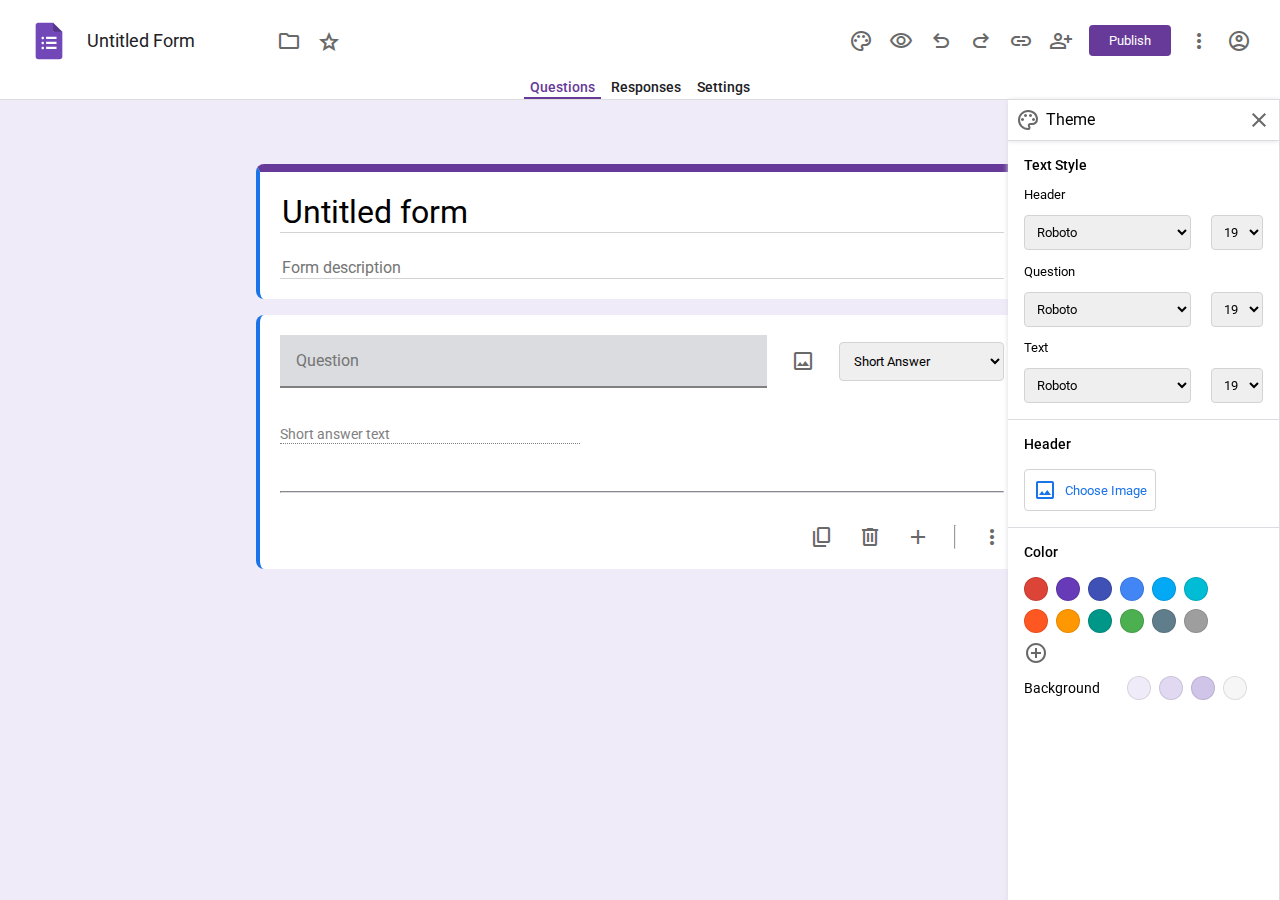
<file: v2.html>
<!DOCTYPE html>
<html lang="en">
<head>
    <meta charset="UTF-8">
    <meta name="viewport" content="width=device-width, initial-scale=1.0">
    <title>Google Forms</title>
    <link rel = 'stylesheet' href="v2.css">
    <link href="https://fonts.googleapis.com/css2?family=Material+Symbols+Outlined" rel="stylesheet" />
    <link rel="preconnect" href="https://fonts.googleapis.com">
    <link rel="preconnect" href="https://fonts.gstatic.com" crossorigin>
    <link href="https://fonts.googleapis.com/css2?family=Roboto:ital,wght@0,100..900;1,100..900&display=swap" rel="stylesheet">
</head>
<body>
    <div class = 'navbar'>
        <div class = 'upper-navbar'>
            <div class = 'upper-navbar-left'>
                <img src = 'icons/forms-icon.svg' style="height: 2.5rem;">
                <input type="text" class = 'title-textbox' value="Untitled Form">
                <span class="material-symbols-outlined">folder</span>
                <span class="material-symbols-outlined">star</span>
            </div>
            <div class = 'upper-navbar-right'>
                <span class="material-symbols-outlined" id = 'palette-button'>palette</span>
                <span class="material-symbols-outlined">visibility</span>
                <span class="material-symbols-outlined">undo</span>
                <span class="material-symbols-outlined">redo</span>
                <span class="material-symbols-outlined">link</span>
                <span class="material-symbols-outlined">person_add</span>
                <button class = 'publish-button'>Publish</button>
                <span class="material-symbols-outlined">more_vert</span>
                <span class="material-symbols-outlined">account_circle</span>
            </div>
        </div>
        <div class = 'lower-navbar'>
            <button class = 'lower-navbar-button lower-navbar-button-selected'>Questions</button>
            <button class = 'lower-navbar-button'>Responses</button>
            <button class = 'lower-navbar-button'>Settings</button>
        </div>
    </div>
    <div class = 'theme-palette-sidebar'>
        <div class = 'theme-palette-sidebar-header'>
            <div class = 'theme-palette-sidebar-header-left'>
                <span class = 'material-symbols-outlined'>palette</span>
                <span>Theme</span>
            </div>
            <span class = 'material-symbols-outlined' id = 'close-palette-button'>close</span>
        </div>
        <div class = 'theme-palette-sidebar-section-1'>
            <h5>Text Style</h5>
            <div class = 'theme-palette-sidebar-section-1-subsection'>
                <p>Header</p>
                <div>
                    <select style="flex-basis: 70%;">
                        <option> Roboto </option>
                        <option>Times new roman</option>
                        <option> Lora </option>
                        <option> Impact </option>
                        <option> Comfortaa </option>
                    </select>
                    <select style="flex-basis: 20%;">
                        <option>19</option>
                        <option>20</option>
                        <option>21</option>
                        <option>22</option>
                        <option>23</option>
                        <option>24</option>
                    </select>
                </div>
            </div>
            <div class = 'theme-palette-sidebar-section-1-subsection'>
                <p>Question</p>
                <div>
                    <select style="flex-basis: 70%;">
                        <option> Roboto </option>
                        <option>Times new roman</option>
                        <option> Lora </option>
                        <option> Impact </option>
                        <option> Comfortaa </option>
                    </select>
                    <select style="flex-basis: 20%;">
                        <option>19</option>
                        <option>20</option>
                        <option>21</option>
                        <option>22</option>
                        <option>23</option>
                        <option>24</option>
                    </select>
                </div>
            </div>
            <div class = 'theme-palette-sidebar-section-1-subsection'>
                <p>Text</p>
                <div>
                    <select style="flex-basis: 70%;">
                        <option> Roboto </option>
                        <option>Times new roman</option>
                        <option> Lora </option>
                        <option> Impact </option>
                        <option> Comfortaa </option>
                    </select>
                    <select style="flex-basis: 20%;">
                        <option>19</option>
                        <option>20</option>
                        <option>21</option>
                        <option>22</option>
                        <option>23</option>
                        <option>24</option>
                    </select>
                </div>
            </div>
        </div>
        <div class = 'theme-palette-sidebar-section-2'>
            <h5>Header</h5>
            <button class = 'theme-palette-siebar-choose-image-button'><span class = 'material-symbols-outlined' style="color: rgb(26, 115, 232);">image</span><span>Choose Image</span></button>
        </div>
        <div class = 'theme-palette-sidebar-section-3'>
            <h5>Color</h5>
            <div class="theme-palette-sidebar-color-grid">
                <div style="background-color: #db4437;"></div>
                <div style="background-color: #673ab7;"></div>
                <div style="background-color: #3f51b5;"></div>
                <div style="background-color: #4285f4;"></div>
                <div style="background-color: #03a9f4;"></div>
                <div style="background-color: #00bcd4;"></div>
                <div style="background-color: #ff5722;"></div>
                <div style="background-color: #ff9800;"></div>
                <div style="background-color: #009688;"></div>
                <div style="background-color: #4caf50;"></div>
                <div style="background-color: #607d8b;"></div>
                <div style="background-color: #9e9e9e;"></div>
                <span class ='material-symbols-outlined' >add_circle</span>
              </div>
              <div class='theme-palette-sidebar-section-3-subsection'>
                <p>Background</p>
                <div class = 'background-options-container'>
                    <div style="background-color: #F0ebf8;"></div>
                    <div style="background-color: #e1d8f1;"></div>
                    <div style="background-color: #d1c4e9;"></div>
                    <div style="background-color: #f6f6f6;"></div>
                  </div>
              </div>
        </div>
    </div>
    <div class = 'form-questionnaire-area'>
        <div class = 'form-questionnaire-tab title-tab'>
            <input value="Untitled form" class = 'form-questionnaire-title-bar'>
            <input placeholder="Form description" class = 'form-questionnaire-description-bar'>
        </div>
        <div class="form-questionnaire-tab">
            <div class = 'form-questionnaire-tab-header'>
                <input class="form-questionnaire-question-bar" placeholder="Question">
                <span class="material-symbols-outlined">image</span>
                <select class="form-questionnaire-type-dropdown">
                    <option value = 'short-answer'>Short Answer</option>
                    <option value = 'long-answer'>Paragraph</option>
                    <option value = 'multiple-choice'>Multiple Choice</option>
                    <option value = 'checkboxes'>CheckBoxes</option>
                    <option value = 'dropdown'>Dropdown</option>
                    <option value = 'add-file'>File Upload</option>
                    <option value = 'linear'>Linear Scale</option>
                    <option value = 'rating'>Rating</option>
                    <option value = 'multiple-choice-grid'>Multiple Choice Grid</option>
                    <option value = 'checkbox-grid'>Checkbox Grid</option>
                    <option value = 'date'>Date</option>
                    <option value = 'time'>Time</option>
                </select>
            </div>
            <div class = 'form-questionnaire-tab-content-area'>
                <p class = 'form-questionnaire-short-answer-bar'>Short answer text</p>
            </div>
            <hr style="height:0.1rem; width: 100%; border-color: rgb(218,220,224);">
            <div class="form-questionnaire-tab-footer">
                <span class="material-symbols-outlined duplicate-tab">content_copy</span>
                <span class="material-symbols-outlined delete-tab">delete</span>
                <span class="material-symbols-outlined add-tab">add</span>
                <hr style="height:1.5rem; width: 0.1rem; margin: 0;">
                <span class="material-symbols-outlined">more_vert</span>
            </div>
        </div>
    </div>
</body> 
</html>

<script src="v2.js"></script>
</file>
<file: style.css>
/* background: rgb(240, 235, 248),
primary: rgb(103,58,153),
secondry: rgb(26, 115, 232), 
tertiary: rgb(32, 33, 36);
gray: rgb(218,220,224);
*/

*{
    box-sizing: border-box;
    font-family: "Roboto", serif;
    font-optical-sizing: auto;
    font-weight: 400;
    font-style: normal;
    font-variation-settings: "wdth" 100;
}
.material-symbols-outlined{
    color: rgb(105, 105, 105);
}

body{
    background-color: rgb(240, 235, 248);
    margin: 0;
    min-width: 44rem;
}

.navbar{
    position: sticky;
    top: 0;
    width: 100%;
    background-color: white;
    padding: 0.3rem 1.8rem 0 1.8rem;
    border-bottom: 0.1rem solid rgb(193, 193, 193);
    z-index: 1000;
}
.upper-navbar{
    height: 4.5rem;
    display: flex;
    align-items: center;
    justify-content: space-between;
    gap:2rem;
}

.title-textbox{
    border: none;
    height: 1.75rem;
    max-width: 11rem;
    min-width: 5rem;
    width: 100%;
    font-size: 1.1rem;
    flex-shrink: 1;
    color: rgb(32, 33, 36)
}

.title-textbox:focus{
    border: none;
    outline: none;
    border-bottom: 0.15rem solid black; 
}

.upper-navbar-left, .upper-navbar-right{
    display: flex;
    gap:1rem;
    align-items: center;
}

.publish-button{
    color: white;
    background-color: rgb(103,58,153);
    padding: 0.5rem 1.25rem;
    border-radius: 0.25rem;
    border: none;
}

.lower-navbar{
    text-align: center;
}

.lower-navbar-button{
    border: none;
    color: rgb(73, 73, 73);
    background-color: white;
    font-size: 0.9rem;
    font-weight: 500;
}

.lower-navbar-button-selected{
    border-bottom: 0.15rem solid rgb(103,58,153);
    color: rgb(103,58,153);
}

.form-questionnaire-area{
    display: flex;
    flex-direction: column;
    padding: 4rem 0 4rem 0;
    align-items: center;
    width: 100%;
    gap: 1rem;
}

.form-questionnaire-tab{
    background-color: white;
    width: 100%;
    max-width: 48rem;
    min-width: 37.5rem;
    padding: 1.25rem 1.25rem;
    border-radius: 0.5rem;
    border-left: 0.25rem solid rgb(26, 115, 232);
    display: flex;
    flex-direction: column;
    gap: 1.5rem;
}


.title-tab{
    border-top: 0.5rem solid rgb(103,58,153);
}

.form-questionnaire-title-bar{
    width: 100%;
    background-color: white;
    border: 0;
    border-bottom: 0.1rem solid lightgray;
    font-size: 2rem;
    outline: none;
}

.form-questionnaire-description-bar{
    width: 100%;
    background-color: white;
    border: 0;
    border-bottom: 0.1rem solid lightgray;
    outline: none;
    font-size: 1rem;
}

.form-questionnaire-question-bar-container , .form-questionnaire-option-container{
    display: flex;
    align-items: center;
    justify-content: space-between;
    gap: 1.5rem;
}

.form-questionnaire-question-bar{
    flex-basis: 37.5rem;
    flex-grow: 1;
    height: 3.5rem;
    background-color: rgb(250, 250, 250);
    border: none;
    border-bottom: 0.15rem solid gray;
    outline: none;
    font-size: 1rem
}

.form-questionnaire-option-bar{
    flex-grow: 1;
    border: none;
    outline: none;
    font-size: 0.9rem;
}

.form-questionnaire-title-bar:focus,
.form-questionnaire-description-bar:focus,
.form-questionnaire-question-bar:focus,
.form-questionnaire-option-bar:focus {
    border-bottom: 0.15rem solid rgb(103,58,153);
}
.form-questionnaire-tab-footer{
    display: flex;
    justify-content: flex-end;
    gap: 1.5rem;
    align-items: center;
}

.form-questionnaire-short-answer-bar,
.form-questionnaire-long-answer-bar,
.form-questionnaire-date-bar{
    width: 18.75rem;
    color: gray;
    border: none;
    outline: none;
    background-color: inherit;
    border-bottom: 0.1rem dotted gray;
    font-size: 0.9rem;
}

.form-questionnaire-long-answer-bar{
    width: 31.25rem;
}

.form-questionnaire-date-bar{
    width: 9.375rem;
    display: inline-block;
    border: none;
    margin: 0;
    padding: none;
}

.form-questionnaire-date-container{
    border-bottom: 0.1rem dotted gray;
    display: flex;
    align-items: center;
    width: fit-content;
    padding: none;
}

.form-questionnaire-add-file-container{
    width: 25rem;
}

.form-questionnaire-add-file-container-2{
    width: 100%;
    display: flex;
    justify-content: space-between;
    align-items: center;
    margin: 0;
}

.form-questionnaire-add-file-inner-container{
    width: 100%;
    display: flex;
    align-items: center;
    justify-content: space-between;
}

.form-questionnaire-add-file-dropdown,
.form-questionnaire-linear-scale-dropdown
{
    border: none;
    outline: none;
}
.form-questionnaire-type-dropdown{
    border: 0.1rem solid lightgray;
    outline: none;
    width: 12.5rem;
    padding: 0.625rem 0.625rem;
    border-radius: 0.25rem;
}

.form-questionnaire-linear-scale-container{
    width: 12.5rem
}
.form-questionnaire-linear-scale-inner-container-1{
    display: flex;
    align-items: center;
    justify-content: space-around;
}
.form-questionnaire-linear-scale-inner-container-2{
    display: flex;
    align-items: center;
    justify-content: space-between;
}

.form-questionnaire-linear-scale-inner-label{
    color: gray;
    font-size: 0.9rem;
}

.form-questionnaire-linear-scale-inner-textbox{
    width: 9.375rem;
    background-color: white;
    border: 0;
    border-bottom: 0.1rem solid lightgray;
    outline: none;
    font-size: 0.9rem;;
}

.form-questionnaire-linear-scale-inner-textbox:focus{
    border-bottom: 0.25rem solid rgb(103,58,153);
}

.form-questionnaire-rating-dropdown{
    border: 0.1rem solid rgb(192, 192, 192);
    padding: 0.75rem 1rem;
    border-radius: 0.25rem;
}
.form-questionnaire-rating-container-2 > div{
    width: 80%;
    display: flex;
    justify-content: space-around;
    align-items: center;
    margin: auto;
}

.form-questionnaire-multiple-choice-grid{
    display: flex;
    width: 100%;
    gap: 1.5rem;
}

.form-questionnaire-multiple-choice-grid-inner{
    width: 50%;
    display: flex;
    flex-direction: column;
    gap:1.25rem;
}

.theme-palette-sidebar{
    width: 17rem;
    height: 100%;
    position: fixed;
    right: 0;
    background-color: white;
}

.theme-palette-sidebar-header{
    width: 100%;
    border-bottom: 0.1rem solid rgb(193, 193, 193);
    box-shadow: 0px 0px 5px rgb(193, 193, 193);
    display: flex;
    justify-content: space-between;
    align-items: center;
    padding: 0.5rem;
}

.theme-palette-sidebar-header-left{
    display: flex;
    gap: 0.4rem;
    align-items: center;
}

.theme-palette-sidebar-section-1,
.theme-palette-sidebar-section-2{
    padding: 1rem;
    border-bottom: 0.1rem solid rgb(193, 193, 193);
}

.theme-palette-sidebar-section-3{
    padding: 1rem;
}

.theme-palette-sidebar-section-1 > h5,
.theme-palette-sidebar-section-2 > h5,
.theme-palette-sidebar-section-3 > h5
{
    font-size: 0.9rem;
    font-weight: 500;
    margin: 0;
}

.theme-palette-sidebar-section-1-subsection > p{
    font-size: 0.83rem;
}
.theme-palette-sidebar-section-1-subsection > div {
    display: flex;
    justify-content: space-between;
}
.theme-palette-sidebar-section-1-subsection > div > select {
    border: 0.1rem solid lightgray;
    outline: none;
    padding: 0.5rem;
    border-radius: 0.25rem;
}

.theme-palette-siebar-choose-image-button{
    color: rgb(26, 115, 232);
    border: 0.1rem solid lightgray;
    outline: none;
    padding: 0.5rem;
    border-radius: 0.25rem;
    background-color: inherit;
    display: flex;
    align-items: center;
    gap: 0.5rem;
    margin-top: 1rem;
}

.theme-palette-sidebar-color-grid {
    display: grid;
    grid-template-columns: repeat(6, 1.5rem); 
    gap: 0.5rem; 
    margin-top: 1rem;
}
  
.theme-palette-sidebar-color-grid div {
    width: 1.5rem; 
    height: 1.5rem; 
    border-radius: 50%;
    cursor: pointer;
    border: 1px solid rgba(0, 0, 0, 0.1);
}
.theme-palette-sidebar-color-grid > .material-symbols-outlined {
    cursor: pointer;
}

.theme-palette-sidebar-section-3-subsection{
    display: flex;
    justify-content: space-between;
    align-items: center;
    margin-right: 1rem;
}
.theme-palette-sidebar-section-3-subsection > p {
    font-size: 0.9rem;
}

.theme-palette-sidebar-section-3-subsection > div{
    display: flex;
    gap: 0.5rem;
}
.theme-palette-sidebar-section-3-subsection > div > div {
    width: 1.5rem; 
    height: 1.5rem; 
    border-radius: 50%;
    cursor: pointer;
    border: 1px solid rgba(0, 0, 0, 0.1);
}

#palette-button, #close-palette-button{
    cursor: pointer;
}
</file>
<file: editor-style.css>
/* background: rgb(240, 235, 248),
primary: rgb(103,58,153),
secondry: rgb(26, 115, 232), 
tertiary: rgb(32, 33, 36);
gray: rgb(218,220,224);
*/

*{
    box-sizing: border-box;
    font-family: "Roboto", serif;
    font-optical-sizing: auto;
    font-weight: 400;
    font-style: normal;
    font-variation-settings: "wdth" 100;
}
.material-symbols-outlined{
    color: rgb(105, 105, 105);
}

body{
    background-color: rgb(240, 235, 248);
    margin: 0;
    min-width: 44rem;
}

.navbar{
    position: sticky;
    top: 0;
    width: 100%;
    background-color: white;
    padding: 0.3rem 1.8rem 0 1.8rem;
    border-bottom: 0.1rem solid rgb(193, 193, 193);
    z-index: 1000;
}
.upper-navbar{
    height: 4.5rem;
    display: flex;
    align-items: center;
    justify-content: space-between;
    gap:2rem;
}

.title-textbox{
    border: none;
    height: 1.75rem;
    max-width: 11rem;
    min-width: 5rem;
    width: 100%;
    font-size: 1.1rem;
    flex-shrink: 1;
    color: rgb(32, 33, 36)
}

.title-textbox:focus{
    border: none;
    outline: none;
    border-bottom: 0.15rem solid black; 
}

.upper-navbar-left, .upper-navbar-right{
    display: flex;
    gap:1rem;
    align-items: center;
}

.publish-button{
    color: white;
    background-color: rgb(103,58,153);
    padding: 0.5rem 1.25rem;
    border-radius: 0.25rem;
    border: none;
}

.lower-navbar{
    text-align: center;
}

.lower-navbar-button{
    border: none;
    color: rgb(73, 73, 73);
    background-color: white;
    font-size: 0.9rem;
    font-weight: 500;
}

.lower-navbar-button-selected{
    border-bottom: 0.15rem solid rgb(103,58,153);
    color: rgb(103,58,153);
}

.form-questionnaire-area{
    display: flex;
    flex-direction: column;
    padding: 4rem 0 4rem 0;
    align-items: center;
    width: 100%;
    gap: 1rem;
}

.form-questionnaire-tab{
    background-color: white;
    width: 100%;
    max-width: 48rem;
    min-width: 37.5rem;
    padding: 1.25rem 1.25rem;
    border-radius: 0.5rem;
    border-left: 0.25rem solid rgb(26, 115, 232);
    display: flex;
    flex-direction: column;
    gap: 1.5rem;
}


.title-tab{
    border-top: 0.5rem solid rgb(103,58,153);
}

.form-questionnaire-title-bar{
    width: 100%;
    background-color: white;
    border: 0;
    border-bottom: 0.1rem solid lightgray;
    font-size: 2rem;
    outline: none;
}

.form-questionnaire-description-bar{
    width: 100%;
    background-color: white;
    border: 0;
    border-bottom: 0.1rem solid lightgray;
    outline: none;
    font-size: 1rem;
}

.form-questionnaire-question-bar-container , .form-questionnaire-option-container{
    display: flex;
    align-items: center;
    justify-content: space-between;
    gap: 1.5rem;
}

.form-questionnaire-question-bar{
    flex-basis: 37.5rem;
    flex-grow: 1;
    height: 3.5rem;
    background-color: rgb(250, 250, 250);
    border: none;
    border-bottom: 0.15rem solid gray;
    outline: none;
    font-size: 1rem
}

.form-questionnaire-option-bar{
    flex-grow: 1;
    border: none;
    outline: none;
    font-size: 0.9rem;
}

.form-questionnaire-title-bar:focus,
.form-questionnaire-description-bar:focus,
.form-questionnaire-question-bar:focus,
.form-questionnaire-option-bar:focus {
    border-bottom: 0.15rem solid rgb(103,58,153);
}
.form-questionnaire-tab-footer{
    display: flex;
    justify-content: flex-end;
    gap: 1.5rem;
    align-items: center;
}

.form-questionnaire-short-answer-bar,
.form-questionnaire-long-answer-bar,
.form-questionnaire-date-bar{
    width: 18.75rem;
    color: gray;
    border: none;
    outline: none;
    background-color: inherit;
    border-bottom: 0.1rem dotted gray;
    font-size: 0.9rem;
}

.form-questionnaire-long-answer-bar{
    width: 31.25rem;
}

.form-questionnaire-date-bar{
    width: 9.375rem;
    display: inline-block;
    border: none;
    margin: 0;
    padding: none;
}

.form-questionnaire-date-container{
    border-bottom: 0.1rem dotted gray;
    display: flex;
    align-items: center;
    width: fit-content;
    padding: none;
}

.form-questionnaire-add-file-container{
    width: 25rem;
}

.form-questionnaire-add-file-container-2{
    width: 100%;
    display: flex;
    justify-content: space-between;
    align-items: center;
    margin: 0;
}

.form-questionnaire-add-file-inner-container{
    width: 100%;
    display: flex;
    align-items: center;
    justify-content: space-between;
}

.form-questionnaire-add-file-dropdown,
.form-questionnaire-linear-scale-dropdown
{
    border: none;
    outline: none;
}
.form-questionnaire-type-dropdown{
    border: 0.1rem solid lightgray;
    outline: none;
    width: 12.5rem;
    padding: 0.625rem 0.625rem;
    border-radius: 0.25rem;
}

.form-questionnaire-linear-scale-container{
    width: 12.5rem
}
.form-questionnaire-linear-scale-inner-container-1{
    display: flex;
    align-items: center;
    justify-content: space-around;
}
.form-questionnaire-linear-scale-inner-container-2{
    display: flex;
    align-items: center;
    justify-content: space-between;
}

.form-questionnaire-linear-scale-inner-label{
    color: gray;
    font-size: 0.9rem;
}

.form-questionnaire-linear-scale-inner-textbox{
    width: 9.375rem;
    background-color: white;
    border: 0;
    border-bottom: 0.1rem solid lightgray;
    outline: none;
    font-size: 0.9rem;;
}

.form-questionnaire-linear-scale-inner-textbox:focus{
    border-bottom: 0.25rem solid rgb(103,58,153);
}

.form-questionnaire-rating-dropdown{
    border: 0.1rem solid rgb(192, 192, 192);
    padding: 0.75rem 1rem;
    border-radius: 0.25rem;
}
.form-questionnaire-rating-container-2 > div{
    width: 80%;
    display: flex;
    justify-content: space-around;
    align-items: center;
    margin: auto;
}

.form-questionnaire-multiple-choice-grid{
    display: flex;
    width: 100%;
    gap: 1.5rem;
}

.form-questionnaire-multiple-choice-grid-inner{
    width: 50%;
    display: flex;
    flex-direction: column;
    gap:1.25rem;
}

.theme-palette-sidebar{
    width: 17rem;
    height: 100%;
    position: fixed;
    right: 0;
    background-color: white;
}

.theme-palette-sidebar-header{
    width: 100%;
    border-bottom: 0.1rem solid rgb(193, 193, 193);
    box-shadow: 0px 0px 5px rgb(193, 193, 193);
    display: flex;
    justify-content: space-between;
    align-items: center;
    padding: 0.5rem;
}

.theme-palette-sidebar-header-left{
    display: flex;
    gap: 0.4rem;
    align-items: center;
}

.theme-palette-sidebar-section-1,
.theme-palette-sidebar-section-2{
    padding: 1rem;
    border-bottom: 0.1rem solid rgb(193, 193, 193);
}

.theme-palette-sidebar-section-3{
    padding: 1rem;
}

.theme-palette-sidebar-section-1 > h5,
.theme-palette-sidebar-section-2 > h5,
.theme-palette-sidebar-section-3 > h5
{
    font-size: 0.9rem;
    font-weight: 500;
    margin: 0;
}

.theme-palette-sidebar-section-1-subsection > p{
    font-size: 0.83rem;
}
.theme-palette-sidebar-section-1-subsection > div {
    display: flex;
    justify-content: space-between;
}
.theme-palette-sidebar-section-1-subsection > div > select {
    border: 0.1rem solid lightgray;
    outline: none;
    padding: 0.5rem;
    border-radius: 0.25rem;
}

.theme-palette-siebar-choose-image-button{
    color: rgb(26, 115, 232);
    border: 0.1rem solid lightgray;
    outline: none;
    padding: 0.5rem;
    border-radius: 0.25rem;
    background-color: inherit;
    display: flex;
    align-items: center;
    gap: 0.5rem;
    margin-top: 1rem;
}

.theme-palette-sidebar-color-grid {
    display: grid;
    grid-template-columns: repeat(6, 1.5rem); 
    gap: 0.5rem; 
    margin-top: 1rem;
}
  
.theme-palette-sidebar-color-grid div {
    width: 1.5rem; 
    height: 1.5rem; 
    border-radius: 50%;
    cursor: pointer;
    border: 1px solid rgba(0, 0, 0, 0.1);
}
.theme-palette-sidebar-color-grid > .material-symbols-outlined {
    cursor: pointer;
}

.theme-palette-sidebar-section-3-subsection{
    display: flex;
    justify-content: space-between;
    align-items: center;
    margin-right: 1rem;
}
.theme-palette-sidebar-section-3-subsection > p {
    font-size: 0.9rem;
}

.theme-palette-sidebar-section-3-subsection > div{
    display: flex;
    gap: 0.5rem;
}
.theme-palette-sidebar-section-3-subsection > div > div {
    width: 1.5rem; 
    height: 1.5rem; 
    border-radius: 50%;
    cursor: pointer;
    border: 1px solid rgba(0, 0, 0, 0.1);
}

#palette-button, #close-palette-button{
    cursor: pointer;
}
</file>
<file: published-style.css>
*{
    box-sizing: border-box;
    font-family: "Roboto", serif;
    font-optical-sizing: auto;
    font-weight: 400;
    font-style: normal;
    font-variation-settings: "wdth" 100;
}

body{
    background-color: rgb(240, 235, 248);
    margin: 0;
    min-width: 44rem;
}

.form-questionnaire-area{
    display: flex;
    flex-direction: column;
    padding: 4rem 0 4rem 0;
    align-items: center;
    width: 100%;
    gap: 1rem;
}

.form-questionnaire-tab{
    background-color: white;
    width: 100%;
    max-width: 48rem;
    min-width: 37.5rem;
    padding: 1.25rem 1.25rem;
    border-radius: 0.5rem;
    border-left: 0.25rem solid rgb(26, 115, 232);
    display: flex;
    flex-direction: column;
    gap: 1.5rem;
}

.form-title-tab{
    background-color: white;
    width: 100%;
    max-width: 48rem;
    min-width: 37.5rem;
    padding: 1.25rem 0;
    border-radius: 0.5rem;
    border-left: 0.25rem solid rgb(26, 115, 232);
    border-top: 0.75rem solid rgb(103,58,153);
    gap: 1.5rem;
}

.form-title{
    margin: 0 1.25rem;
    font-size: 2rem;
}
.form-description{
    margin: 0.5rem 1.25rem;
    font-size: 0.9rem;
}
.form-disclaimer{
    margin: 0.8rem 1.25rem 0;
    font-size: 0.9rem;
    color: gray;
}
.question-statement{
    margin: 0.4rem 0 0 0;
}
.form-questionnaire-short-answer-bar,
.form-questionnaire-long-answer-bar{
    border: 0;
    margin: 0;
    outline: 0;
    border-bottom: 1px solid rgb(214, 214, 214);
    width: 21rem;
}

.form-questionnaire-long-answer-bar{
    width: 32rem;
}

.form-questionnaire-short-answer-bar:focus {
    border-bottom: 0.15rem solid rgb(103,58,153);
}

.form-questionnaire-option-container{
    display: flex;
    align-items: center;
    gap: 0.5rem;
}

/* .form-questionnaire-option-label{

} */

.clear-selection-button{
    margin-left: auto;
    color: gray;
    background-color: inherit;
    border: 0;
    outline: 0;
    padding: 0.3rem;
    font-size: 0.9rem;
}

.form-questionnaire-dropdown{
    width: 10rem;
    margin-right: auto;
    padding: 1rem;
    border-radius: 0.25rem;
    border: 1px solid rgb(214, 214, 214);
}

.form-questionnaire-input-date{
    width: 7rem;
    border: 0;
    border-bottom: 1px solid rgb(214, 214, 214);
}

.form-questionnaire-add-file-button{
    color: rgb(26, 115, 232);
    display: flex;
    align-items: center;
    width: fit-content;
    background-color: inherit;
    padding: 0.4rem 0.8rem;
    border-radius: 0.25rem;
    border: 1px solid rgb(214, 214, 214);
    gap:0.3rem;
}

.form-questionnaire-rating-container{
    display: flex;
    flex-direction: column;
    gap:1rem;
    align-items: center;
}

.form-questionnaire-rating-inner-contianer{
    display: flex;
    align-items: center;
    justify-content: space-around;
    width: 80%;
}

.form-questionnaire-multiple-choice-grid{
    display: grid;
    grid-template-columns: 1fr 1fr 1fr 1fr;
    align-items: center;
    gap:1rem;
    justify-items: center;
}

.row-label{
    justify-self: start;
}
</file>
<file: v2.css>
:root {
    --background-color: rgb(240, 235, 248); 
    --primary-color: rgb(103,58,153);
    --secondary-color:rgb(26, 115, 232);
    --font-gray: rgb(32, 33, 36);
    --border-gray: rgb(218,220,224);
  }

*{
    box-sizing: border-box;
    font-family: "Roboto", serif;
    font-optical-sizing: auto;
    font-weight: 400;
    font-style: normal;
    font-variation-settings: "wdth" 100;
}
.material-symbols-outlined{
    color: rgb(105, 105, 105);
}

body{
    background-color:var(--background-color);
    margin: 0;
    min-width: 44rem;
}

.navbar{
    position: sticky;
    top: 0;
    width: 100%;
    background-color: white;
    padding: 0.3rem 1.8rem 0 1.8rem;
    border-bottom: 0.1rem solid var(--border-gray);
    z-index: 1;
}
.upper-navbar{
    height: 4.5rem;
    display: flex;
    align-items: center;
    justify-content: space-between;
    gap:2rem;
}

.title-textbox{
    border: none;
    height: 1.75rem;
    max-width: 11rem;
    min-width: 5rem;
    width: 100%;
    font-size: 1.1rem;
    flex-shrink: 1;
    color: var(--font-gray)
}

.title-textbox:focus{
    border: none;
    outline: none;
    border-bottom: 0.15rem solid black; 
}

.upper-navbar-left, .upper-navbar-right{
    display: flex;
    gap:1rem;
    align-items: center;
}

.publish-button{
    color: white;
    background-color: var(--primary-color);
    padding: 0.5rem 1.25rem;
    border-radius: 0.25rem;
    border: none;
}

.lower-navbar{
    text-align: center;
}

.lower-navbar-button{
    border: none;
    color: var(--font-gray);
    background-color: white;
    font-size: 0.9rem;
    font-weight: 500;
}

.lower-navbar-button-selected{
    border-bottom: 0.15rem solid var(--primary-color);
    color: var(--primary-color);
}

.form-questionnaire-area{
    display: flex;
    flex-direction: column;
    padding: 4rem 0 4rem 0;
    align-items: center;
    width: 100%;
    gap: 1rem;
}

.form-questionnaire-tab{
    background-color: white;
    width: 100%;
    max-width: 48rem;
    min-width: 37.5rem;
    padding: 1.25rem 1.25rem;
    border-radius: 0.5rem;
    border-left: 0.25rem solid var(--secondary-color);
    display: flex;
    flex-direction: column;
    gap: 1.5rem;
}


.title-tab{
    border-top: 0.5rem solid var(--primary-color);
}

.form-questionnaire-title-bar{
    width: 100%;
    background-color: white;
    border: 0;
    border-bottom: 0.1rem solid lightgray;
    font-size: 2rem;
    outline: none;
}

.form-questionnaire-description-bar{
    width: 100%;
    background-color: white;
    border: 0;
    border-bottom: 0.1rem solid lightgray;
    outline: none;
    font-size: 1rem;
}

.form-questionnaire-tab-header , .form-questionnaire-option-container{
    display: flex;
    align-items: center;
    justify-content: space-between;
    gap: 1.5rem;
}
.form-questionnaire-question-bar{
    flex-basis: 37.5rem;
    flex-grow: 1;
    background-color: var(--border-gray);
    border: none;
    border-bottom: 0.15rem solid gray;
    outline: none;
    font-size: 1rem;
    padding: 1rem;
}

.form-questionnaire-tab-content-area{
    display: flex;
    flex-direction: column;
    gap: 1.5rem;
}

.form-questionnaire-option-bar{
    flex-grow: 1;
    border: none;
    outline: none;
    font-size: 0.9rem;
}

.form-questionnaire-title-bar:focus,
.form-questionnaire-description-bar:focus,
.form-questionnaire-question-bar:focus,
.form-questionnaire-option-bar:focus {
    border-bottom: 0.15rem solid var(--primary-color);
}
.form-questionnaire-tab-footer{
    display: flex;
    justify-content: flex-end;
    gap: 1.5rem;
    align-items: center;
}

.form-questionnaire-short-answer-bar,
.form-questionnaire-long-answer-bar,
.form-questionnaire-date-bar{
    width: 18.75rem;
    color: gray;
    border: none;
    outline: none;
    background-color: inherit;
    border-bottom: 0.1rem dotted gray;
    font-size: 0.9rem;
}

.form-questionnaire-long-answer-bar{
    width: 31.25rem;
}

.form-questionnaire-date-bar{
    width: 9.375rem;
    display: inline-block;
    border: none;
    margin: 0;
    padding: none;
}

.form-questionnaire-date-container{
    border-bottom: 0.1rem dotted gray;
    display: flex;
    align-items: center;
    width: fit-content;
    padding: none;
}

.form-questionnaire-add-file-container{
    width: 25rem;
}

.form-questionnaire-add-file-container-2{
    width: 100%;
    display: flex;
    justify-content: space-between;
    align-items: center;
    margin: 0;
}

.form-questionnaire-add-file-inner-container{
    width: 100%;
    display: flex;
    align-items: center;
    justify-content: space-between;
}

.form-questionnaire-add-file-dropdown,
.form-questionnaire-linear-scale-dropdown
{
    border: none;
    outline: none;
}
.form-questionnaire-type-dropdown{
    border: 0.1rem solid lightgray;
    outline: none;
    width: 12.5rem;
    padding: 0.625rem 0.625rem;
    border-radius: 0.25rem;
}

.form-questionnaire-linear-scale-container{
    width: 12.5rem
}
.form-questionnaire-linear-scale-inner-container-1{
    display: flex;
    align-items: center;
    justify-content: space-around;
}
.form-questionnaire-linear-scale-inner-container-2{
    display: flex;
    align-items: center;
    justify-content: space-between;
}

.form-questionnaire-linear-scale-inner-label{
    color: gray;
    font-size: 0.9rem;
}

.form-questionnaire-linear-scale-inner-textbox{
    width: 9.375rem;
    background-color: white;
    border: 0;
    border-bottom: 0.1rem solid lightgray;
    outline: none;
    font-size: 0.9rem;;
}

.form-questionnaire-linear-scale-inner-textbox:focus{
    border-bottom: 0.25rem solid var(--primary-color)
}

.form-questionnaire-rating-dropdown{
    border: 0.1rem solid var(--border-gray);
    padding: 0.75rem 1rem;
    border-radius: 0.25rem;
}
.form-questionnaire-rating-container-2 > div{
    width: 80%;
    display: flex;
    justify-content: space-around;
    align-items: center;
    margin: auto;
}

.form-questionnaire-multiple-choice-grid{
    display: flex;
    width: 100%;
    gap: 1.5rem;
}

.form-questionnaire-multiple-choice-grid-inner{
    width: 50%;
    display: flex;
    flex-direction: column;
    gap:1.25rem;
}

.theme-palette-sidebar{
    width: 17rem;
    position: fixed;
    right: 0;
    height: 100%;
    background-color: white;
    border-right: 0.1rem solid var(--border-gray);
    box-shadow: 0px 0px 5px var(--border-gray);
    overflow: auto;
    z-index: 100;;
}

.theme-palette-sidebar-header{
    width: 100%;
    border-bottom: 0.1rem solid var(--border-gray);
    box-shadow: 0px 0px 5px var(--border-gray);
    display: flex;
    justify-content: space-between;
    align-items: center;
    padding: 0.5rem;
}

.theme-palette-sidebar-header-left{
    display: flex;
    gap: 0.4rem;
    align-items: center;
}

.theme-palette-sidebar-section-1,
.theme-palette-sidebar-section-2{
    padding: 1rem;
    border-bottom: 0.1rem solid var(--border-gray);
}

.theme-palette-sidebar-section-3{
    padding: 1rem;
}

.theme-palette-sidebar-section-1 > h5,
.theme-palette-sidebar-section-2 > h5,
.theme-palette-sidebar-section-3 > h5
{
    font-size: 0.9rem;
    font-weight: 500;
    margin: 0;
}

.theme-palette-sidebar-section-1-subsection > p{
    font-size: 0.83rem;
}
.theme-palette-sidebar-section-1-subsection > div {
    display: flex;
    justify-content: space-between;
}
.theme-palette-sidebar-section-1-subsection > div > select {
    border: 0.1rem solid lightgray;
    outline: none;
    padding: 0.5rem;
    border-radius: 0.25rem;
}

.theme-palette-siebar-choose-image-button{
    color: var(--secondary-color);
    border: 0.1rem solid lightgray;
    outline: none;
    padding: 0.5rem;
    border-radius: 0.25rem;
    background-color: inherit;
    display: flex;
    align-items: center;
    gap: 0.5rem;
    margin-top: 1rem;
}

.theme-palette-sidebar-color-grid {
    display: grid;
    grid-template-columns: repeat(6, 1.5rem); 
    gap: 0.5rem; 
    margin-top: 1rem;
}
  
.theme-palette-sidebar-color-grid div {
    width: 1.5rem; 
    height: 1.5rem; 
    border-radius: 50%;
    cursor: pointer;
    border: 1px solid rgba(0, 0, 0, 0.1);
}
.theme-palette-sidebar-color-grid > .material-symbols-outlined {
    cursor: pointer;
}

.theme-palette-sidebar-section-3-subsection{
    display: flex;
    justify-content: space-between;
    align-items: center;
    margin-right: 1rem;
}
.theme-palette-sidebar-section-3-subsection > p {
    font-size: 0.9rem;
}

.theme-palette-sidebar-section-3-subsection > div{
    display: flex;
    gap: 0.5rem;
}
.theme-palette-sidebar-section-3-subsection > div > div {
    width: 1.5rem; 
    height: 1.5rem; 
    border-radius: 50%;
    cursor: pointer;
    border: 1px solid rgba(0, 0, 0, 0.1);
}

#palette-button, #close-palette-button{
    cursor: pointer;
}

.remove-option, .add-option, .add-tab , .delete-tab, .duplicate-tab {
    cursor: pointer;
}
</file>
